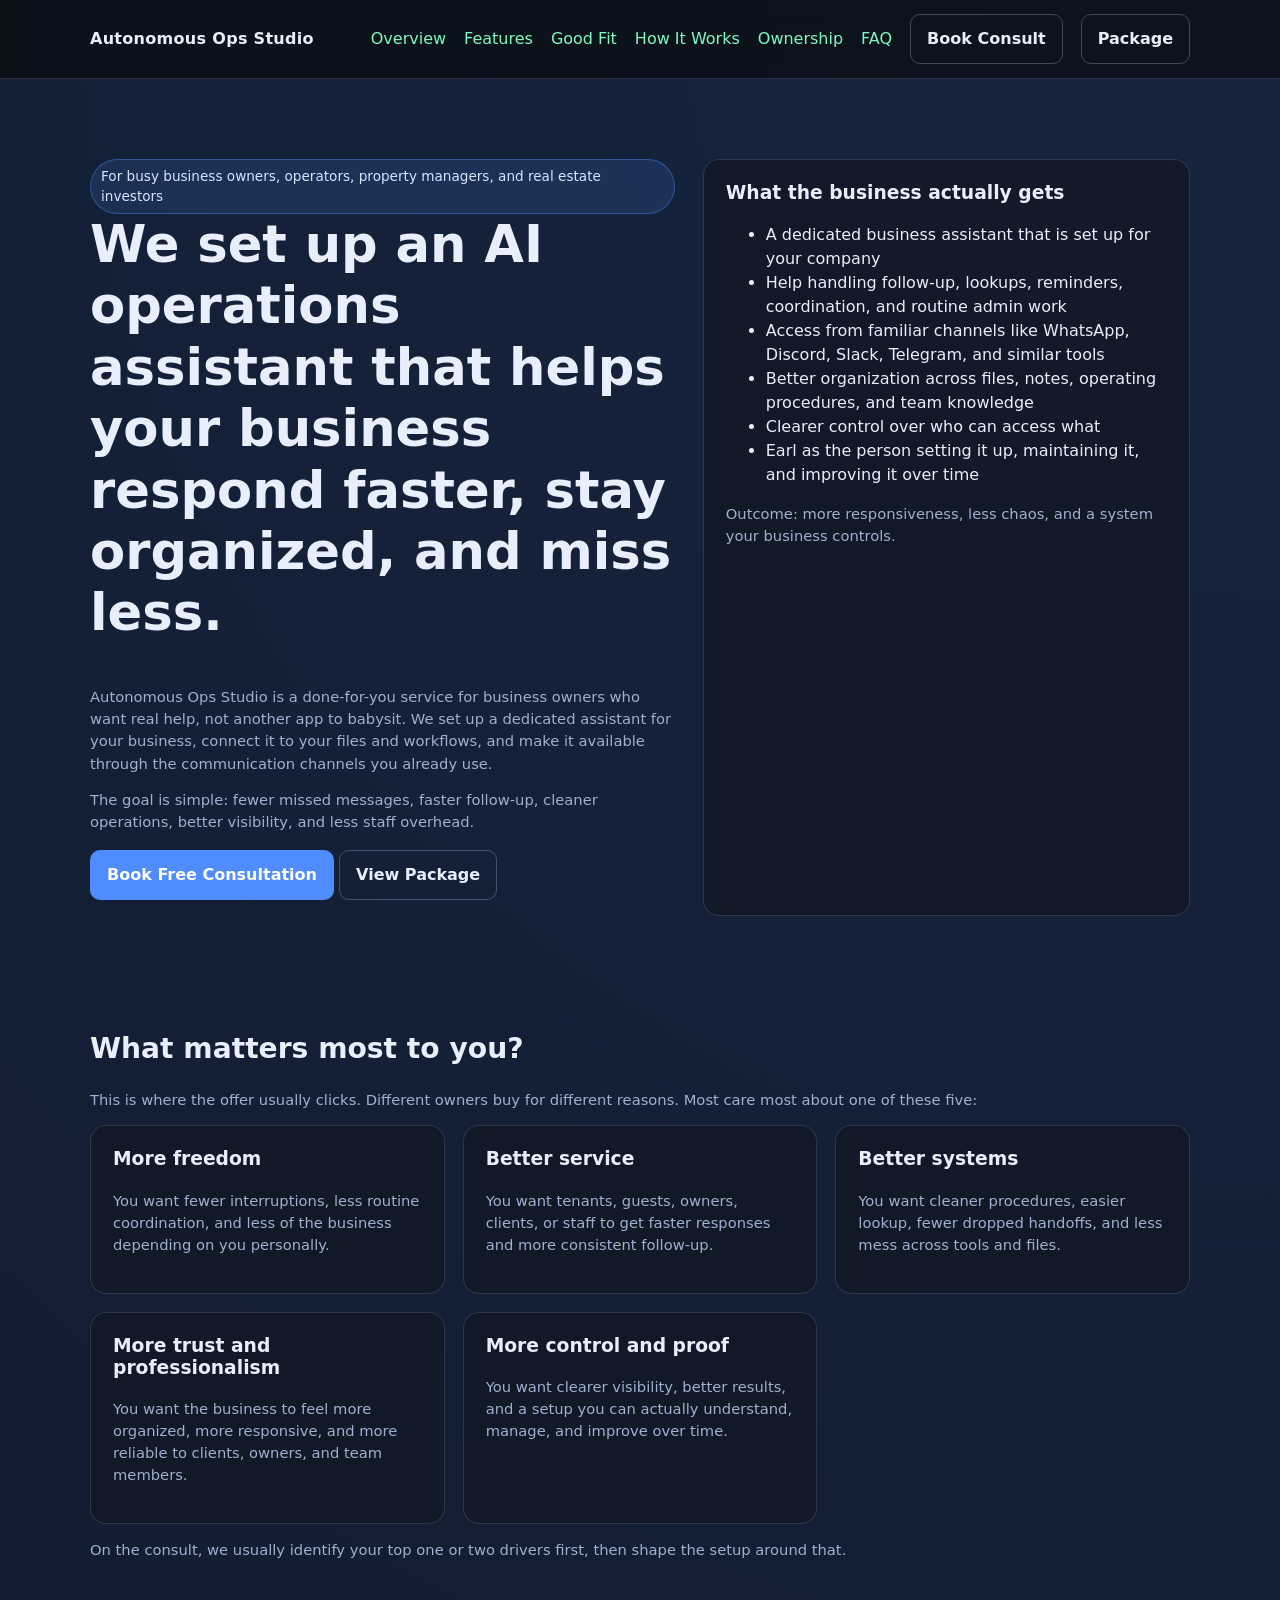
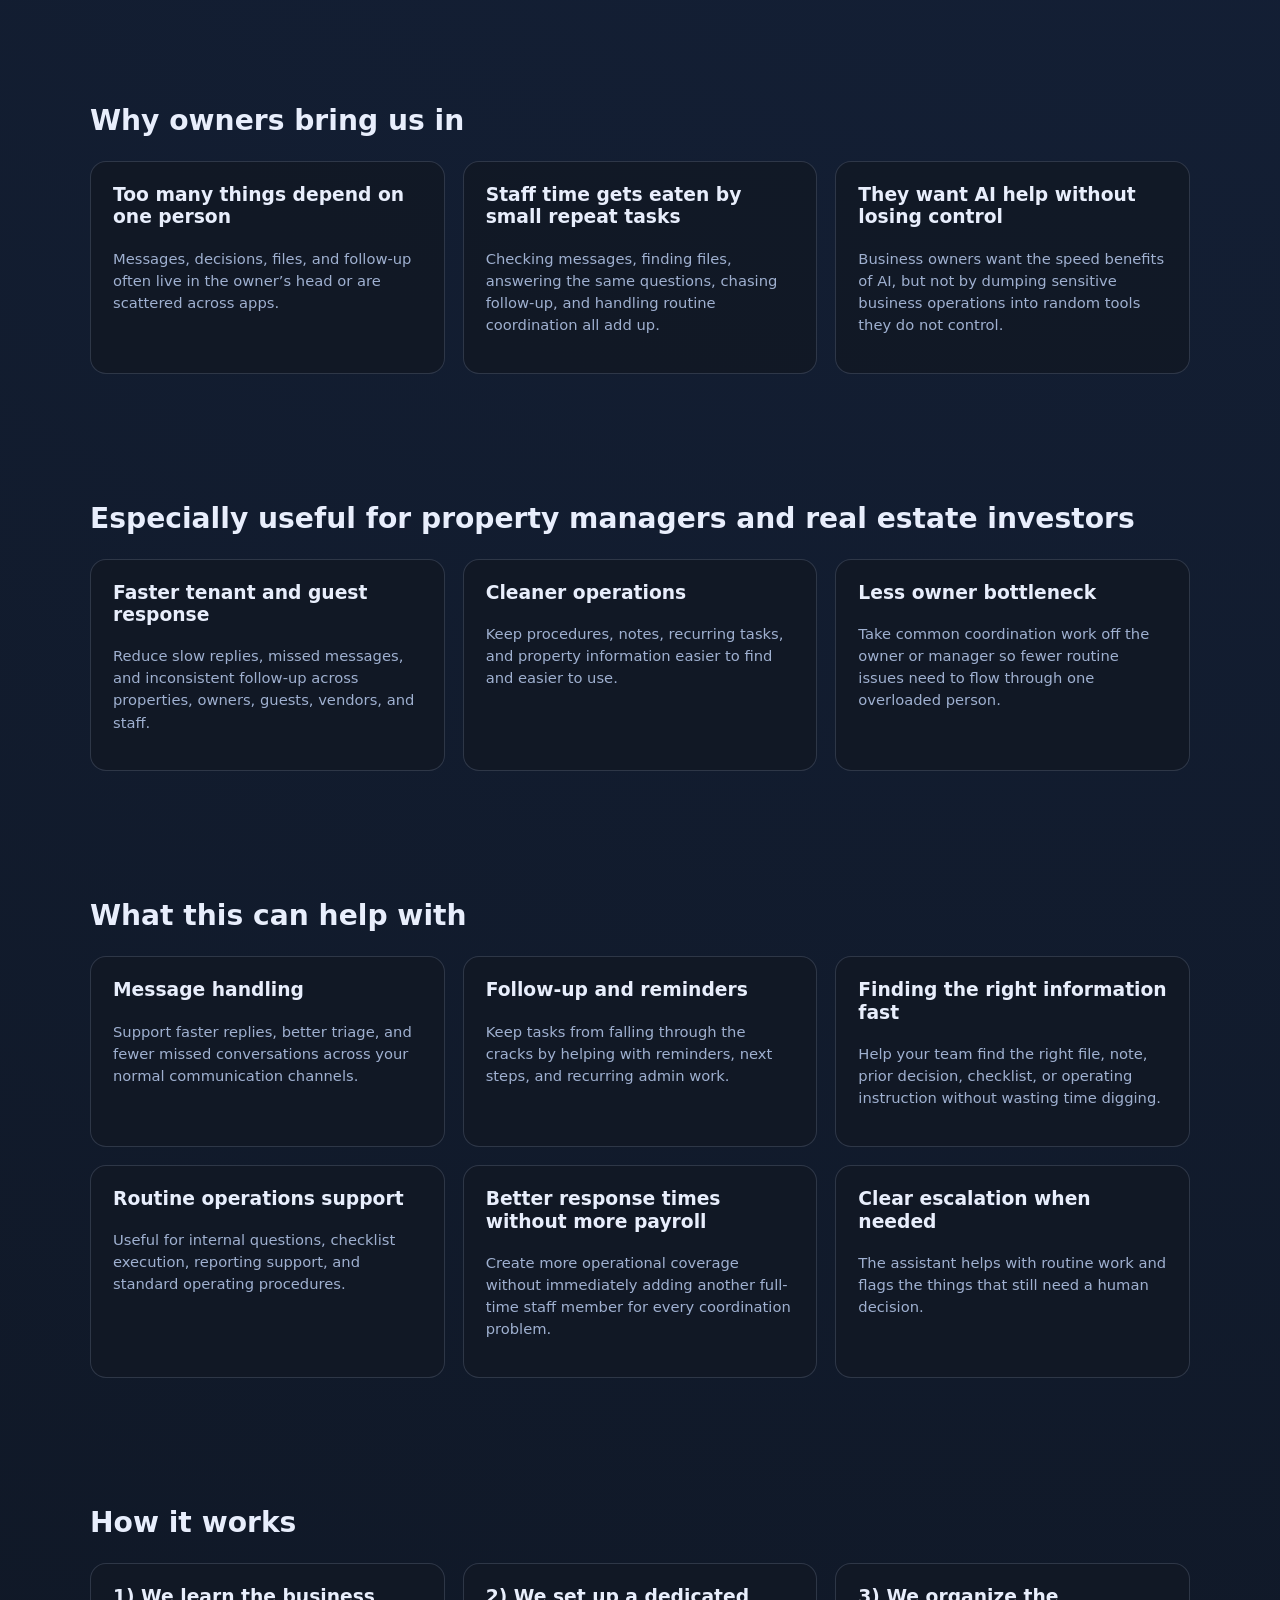
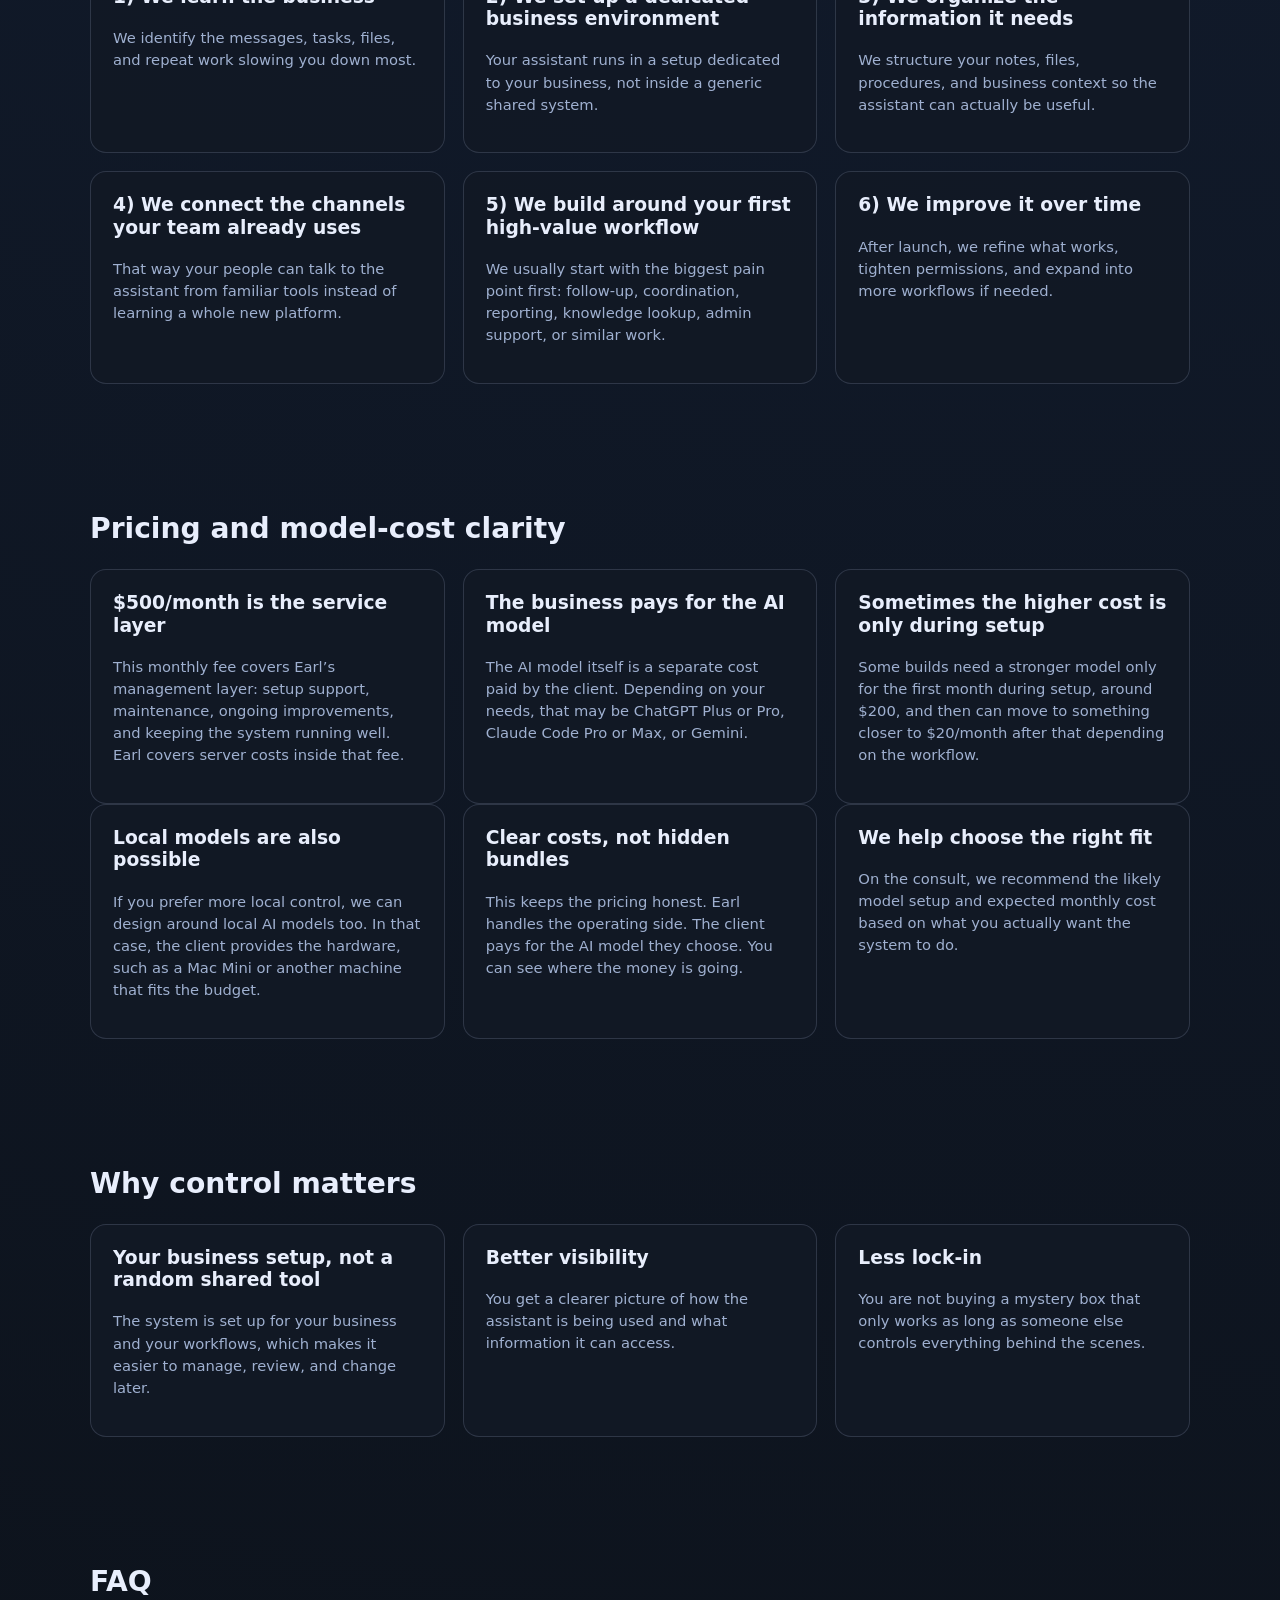
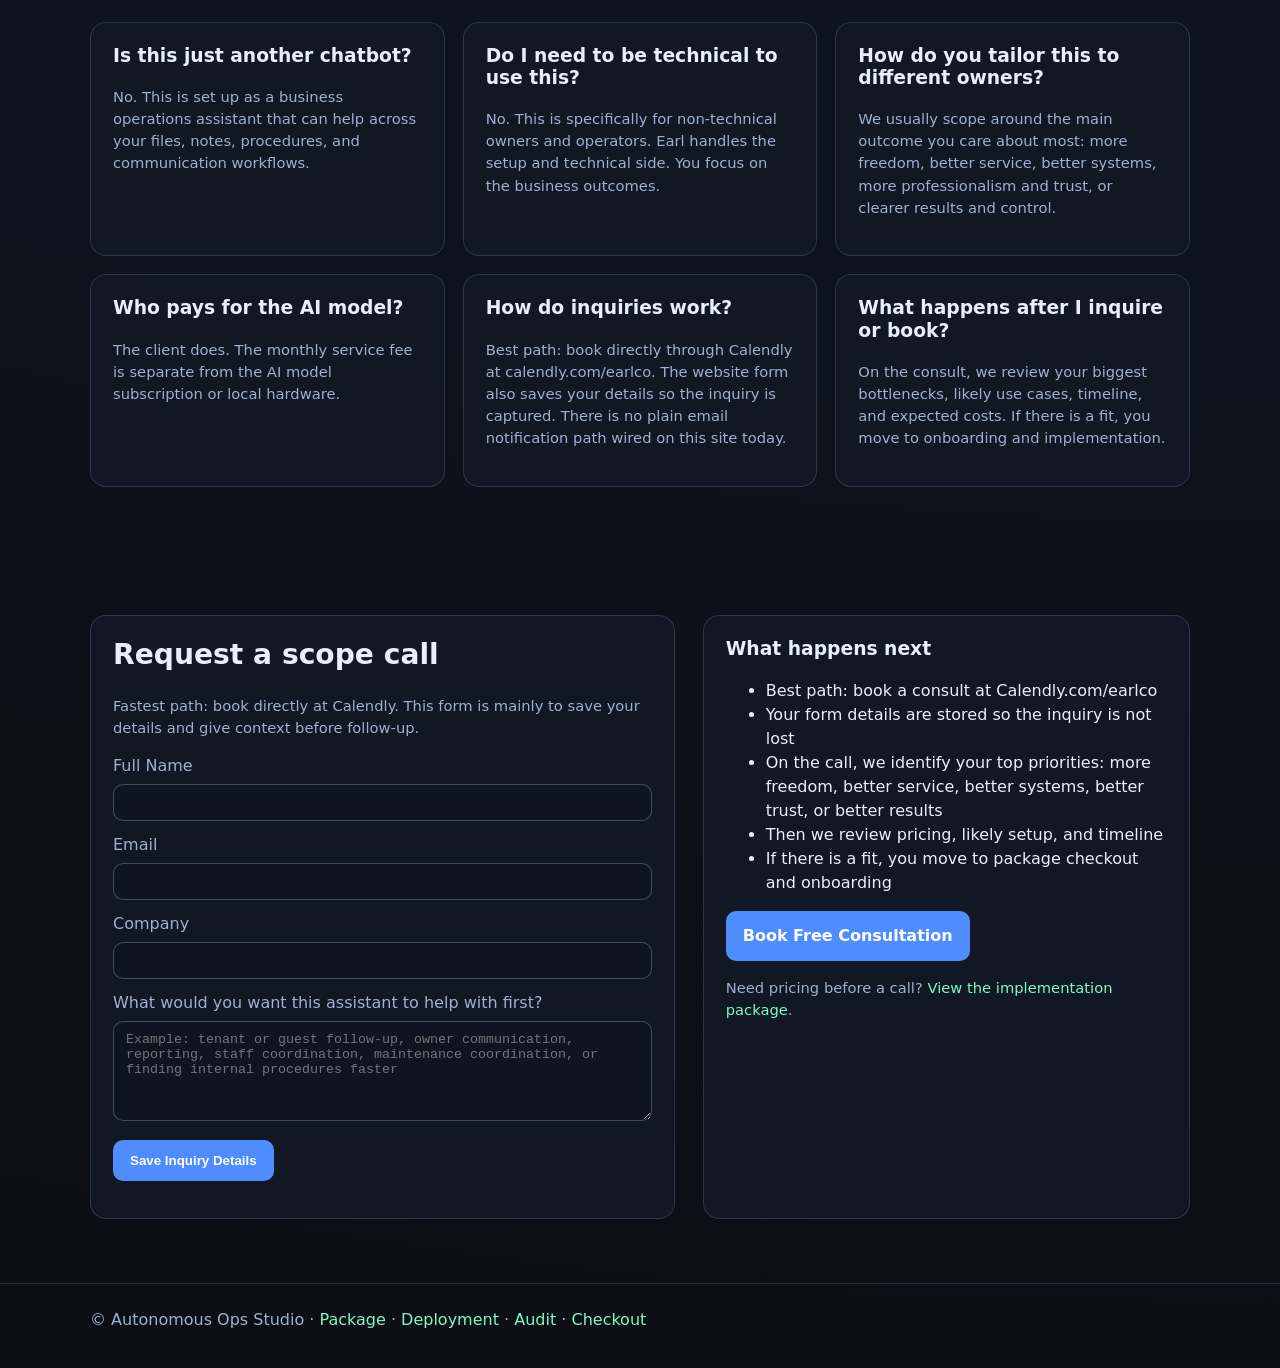
<file: index.html>
<!doctype html>
<html lang="en">
<head>
  <meta charset="UTF-8" />
  <meta name="viewport" content="width=device-width, initial-scale=1.0" />
  <title>Autonomous Ops Studio | An AI Operations Assistant Your Business Controls</title>
  <link rel="stylesheet" href="./css/styles.css" />
</head>
<body>
  <header>
    <div class="container nav">
      <div class="brand">Autonomous Ops Studio</div>
      <div class="nav-links">
        <a href="#overview">Overview</a>
        <a href="#features">Features</a>
        <a href="#fit">Good Fit</a>
        <a href="#deployment">How It Works</a>
        <a href="./deployment.html">Ownership</a>
        <a href="#faq">FAQ</a>
        <a class="btn secondary" data-calendly-btn="true" href="#intake">Book Consult</a>
        <a class="btn secondary" href="./package.html">Package</a>
      </div>
    </div>
  </header>

  <main>
    <section class="hero" id="overview">
      <div class="container hero-grid">
        <div>
          <span class="badge">For busy business owners, operators, property managers, and real estate investors</span>
          <h1>We set up an AI operations assistant that helps your business respond faster, stay organized, and miss less.</h1>
          <p class="small">
            Autonomous Ops Studio is a done-for-you service for business owners who want real help, not another app to babysit.
            We set up a dedicated assistant for your business, connect it to your files and workflows, and make it available
            through the communication channels you already use.
          </p>
          <p class="small">
            The goal is simple: fewer missed messages, faster follow-up, cleaner operations, better visibility, and less staff overhead.
          </p>
          <p>
            <a class="btn primary" data-calendly-btn="true" href="#intake">Book Free Consultation</a>
            <a class="btn secondary" href="./package.html">View Package</a>
          </p>
        </div>
        <div class="card">
          <h3>What the business actually gets</h3>
          <ul>
            <li>A dedicated business assistant that is set up for your company</li>
            <li>Help handling follow-up, lookups, reminders, coordination, and routine admin work</li>
            <li>Access from familiar channels like WhatsApp, Discord, Slack, Telegram, and similar tools</li>
            <li>Better organization across files, notes, operating procedures, and team knowledge</li>
            <li>Clearer control over who can access what</li>
            <li>Earl as the person setting it up, maintaining it, and improving it over time</li>
          </ul>
          <p class="small">Outcome: more responsiveness, less chaos, and a system your business controls.</p>
        </div>
      </div>
    </section>

    <section class="section" id="fit">
      <div class="container">
        <h2>What matters most to you?</h2>
        <p class="small">This is where the offer usually clicks. Different owners buy for different reasons. Most care most about one of these five:</p>
        <div class="grid-3">
          <div class="card"><h3>More freedom</h3><p class="small">You want fewer interruptions, less routine coordination, and less of the business depending on you personally.</p></div>
          <div class="card"><h3>Better service</h3><p class="small">You want tenants, guests, owners, clients, or staff to get faster responses and more consistent follow-up.</p></div>
          <div class="card"><h3>Better systems</h3><p class="small">You want cleaner procedures, easier lookup, fewer dropped handoffs, and less mess across tools and files.</p></div>
          <div class="card"><h3>More trust and professionalism</h3><p class="small">You want the business to feel more organized, more responsive, and more reliable to clients, owners, and team members.</p></div>
          <div class="card"><h3>More control and proof</h3><p class="small">You want clearer visibility, better results, and a setup you can actually understand, manage, and improve over time.</p></div>
        </div>
        <p class="small">On the consult, we usually identify your top one or two drivers first, then shape the setup around that.</p>
      </div>
    </section>

    <section class="section">
      <div class="container">
        <h2>Why owners bring us in</h2>
        <div class="grid-3">
          <div class="card">
            <h3>Too many things depend on one person</h3>
            <p class="small">Messages, decisions, files, and follow-up often live in the owner’s head or are scattered across apps.</p>
          </div>
          <div class="card">
            <h3>Staff time gets eaten by small repeat tasks</h3>
            <p class="small">Checking messages, finding files, answering the same questions, chasing follow-up, and handling routine coordination all add up.</p>
          </div>
          <div class="card">
            <h3>They want AI help without losing control</h3>
            <p class="small">Business owners want the speed benefits of AI, but not by dumping sensitive business operations into random tools they do not control.</p>
          </div>
        </div>
      </div>
    </section>

    <section class="section">
      <div class="container">
        <h2>Especially useful for property managers and real estate investors</h2>
        <div class="grid-3">
          <div class="card"><h3>Faster tenant and guest response</h3><p class="small">Reduce slow replies, missed messages, and inconsistent follow-up across properties, owners, guests, vendors, and staff.</p></div>
          <div class="card"><h3>Cleaner operations</h3><p class="small">Keep procedures, notes, recurring tasks, and property information easier to find and easier to use.</p></div>
          <div class="card"><h3>Less owner bottleneck</h3><p class="small">Take common coordination work off the owner or manager so fewer routine issues need to flow through one overloaded person.</p></div>
        </div>
      </div>
    </section>

    <section class="section" id="features">
      <div class="container">
        <h2>What this can help with</h2>
        <div class="grid-3">
          <div class="card"><h3>Message handling</h3><p class="small">Support faster replies, better triage, and fewer missed conversations across your normal communication channels.</p></div>
          <div class="card"><h3>Follow-up and reminders</h3><p class="small">Keep tasks from falling through the cracks by helping with reminders, next steps, and recurring admin work.</p></div>
          <div class="card"><h3>Finding the right information fast</h3><p class="small">Help your team find the right file, note, prior decision, checklist, or operating instruction without wasting time digging.</p></div>
          <div class="card"><h3>Routine operations support</h3><p class="small">Useful for internal questions, checklist execution, reporting support, and standard operating procedures.</p></div>
          <div class="card"><h3>Better response times without more payroll</h3><p class="small">Create more operational coverage without immediately adding another full-time staff member for every coordination problem.</p></div>
          <div class="card"><h3>Clear escalation when needed</h3><p class="small">The assistant helps with routine work and flags the things that still need a human decision.</p></div>
        </div>
      </div>
    </section>

    <section class="section" id="deployment">
      <div class="container">
        <h2>How it works</h2>
        <div class="grid-3">
          <div class="card"><h3>1) We learn the business</h3><p class="small">We identify the messages, tasks, files, and repeat work slowing you down most.</p></div>
          <div class="card"><h3>2) We set up a dedicated business environment</h3><p class="small">Your assistant runs in a setup dedicated to your business, not inside a generic shared system.</p></div>
          <div class="card"><h3>3) We organize the information it needs</h3><p class="small">We structure your notes, files, procedures, and business context so the assistant can actually be useful.</p></div>
          <div class="card"><h3>4) We connect the channels your team already uses</h3><p class="small">That way your people can talk to the assistant from familiar tools instead of learning a whole new platform.</p></div>
          <div class="card"><h3>5) We build around your first high-value workflow</h3><p class="small">We usually start with the biggest pain point first: follow-up, coordination, reporting, knowledge lookup, admin support, or similar work.</p></div>
          <div class="card"><h3>6) We improve it over time</h3><p class="small">After launch, we refine what works, tighten permissions, and expand into more workflows if needed.</p></div>
        </div>
      </div>
    </section>

    <section class="section">
      <div class="container">
        <h2>Pricing and model-cost clarity</h2>
        <div class="grid-3">
          <div class="card"><h3>$500/month is the service layer</h3><p class="small">This monthly fee covers Earl’s management layer: setup support, maintenance, ongoing improvements, and keeping the system running well. Earl covers server costs inside that fee.</p></div>
          <div class="card"><h3>The business pays for the AI model</h3><p class="small">The AI model itself is a separate cost paid by the client. Depending on your needs, that may be ChatGPT Plus or Pro, Claude Code Pro or Max, or Gemini.</p></div>
          <div class="card"><h3>Sometimes the higher cost is only during setup</h3><p class="small">Some builds need a stronger model only for the first month during setup, around $200, and then can move to something closer to $20/month after that depending on the workflow.</p></div>
        </div>
        <div class="grid-3">
          <div class="card"><h3>Local models are also possible</h3><p class="small">If you prefer more local control, we can design around local AI models too. In that case, the client provides the hardware, such as a Mac Mini or another machine that fits the budget.</p></div>
          <div class="card"><h3>Clear costs, not hidden bundles</h3><p class="small">This keeps the pricing honest. Earl handles the operating side. The client pays for the AI model they choose. You can see where the money is going.</p></div>
          <div class="card"><h3>We help choose the right fit</h3><p class="small">On the consult, we recommend the likely model setup and expected monthly cost based on what you actually want the system to do.</p></div>
        </div>
      </div>
    </section>

    <section class="section">
      <div class="container">
        <h2>Why control matters</h2>
        <div class="grid-3">
          <div class="card"><h3>Your business setup, not a random shared tool</h3><p class="small">The system is set up for your business and your workflows, which makes it easier to manage, review, and change later.</p></div>
          <div class="card"><h3>Better visibility</h3><p class="small">You get a clearer picture of how the assistant is being used and what information it can access.</p></div>
          <div class="card"><h3>Less lock-in</h3><p class="small">You are not buying a mystery box that only works as long as someone else controls everything behind the scenes.</p></div>
        </div>
      </div>
    </section>

    <section class="section" id="faq">
      <div class="container">
        <h2>FAQ</h2>
        <div class="grid-3">
          <div class="card">
            <h3>Is this just another chatbot?</h3>
            <p class="small">No. This is set up as a business operations assistant that can help across your files, notes, procedures, and communication workflows.</p>
          </div>
          <div class="card">
            <h3>Do I need to be technical to use this?</h3>
            <p class="small">No. This is specifically for non-technical owners and operators. Earl handles the setup and technical side. You focus on the business outcomes.</p>
          </div>
          <div class="card">
            <h3>How do you tailor this to different owners?</h3>
            <p class="small">We usually scope around the main outcome you care about most: more freedom, better service, better systems, more professionalism and trust, or clearer results and control.</p>
          </div>
          <div class="card">
            <h3>Who pays for the AI model?</h3>
            <p class="small">The client does. The monthly service fee is separate from the AI model subscription or local hardware.</p>
          </div>
          <div class="card">
            <h3>How do inquiries work?</h3>
            <p class="small">Best path: book directly through Calendly at calendly.com/earlco. The website form also saves your details so the inquiry is captured. There is no plain email notification path wired on this site today.</p>
          </div>
          <div class="card">
            <h3>What happens after I inquire or book?</h3>
            <p class="small">On the consult, we review your biggest bottlenecks, likely use cases, timeline, and expected costs. If there is a fit, you move to onboarding and implementation.</p>
          </div>
        </div>
      </div>
    </section>

    <section class="section" id="intake">
      <div class="container hero-grid">
        <div class="card">
          <h2>Request a scope call</h2>
          <p class="small">Fastest path: book directly at Calendly. This form is mainly to save your details and give context before follow-up.</p>
          <form id="lead-form">
            <div class="field"><label>Full Name</label><input class="input" name="name" required /></div>
            <div class="field"><label>Email</label><input class="input" type="email" name="email" required /></div>
            <div class="field"><label>Company</label><input class="input" name="company" /></div>
            <div class="field"><label>What would you want this assistant to help with first?</label><textarea name="notes" placeholder="Example: tenant or guest follow-up, owner communication, reporting, staff coordination, maintenance coordination, or finding internal procedures faster"></textarea></div>
            <button class="btn primary" type="submit">Save Inquiry Details</button>
            <p class="small" id="lead-status"></p>
          </form>
        </div>
        <div class="card">
          <h3>What happens next</h3>
          <ul>
            <li>Best path: book a consult at Calendly.com/earlco</li>
            <li>Your form details are stored so the inquiry is not lost</li>
            <li>On the call, we identify your top priorities: more freedom, better service, better systems, better trust, or better results</li>
            <li>Then we review pricing, likely setup, and timeline</li>
            <li>If there is a fit, you move to package checkout and onboarding</li>
          </ul>
          <p><a class="btn primary" data-calendly-btn="true" href="#intake">Book Free Consultation</a></p>
          <p class="small">Need pricing before a call? <a href="./package.html">View the implementation package</a>.</p>
        </div>
      </div>
    </section>
  </main>

  <footer>
    <div class="container">© Autonomous Ops Studio · <a href="./package.html">Package</a> · <a href="./deployment.html">Deployment</a> · <a href="./audit.html">Audit</a> · <a href="./checkout.html">Checkout</a></div>
  </footer>

  <script src="./js/config.js"></script>
  <script src="./js/main.js"></script>
</body>
</html>
</file>
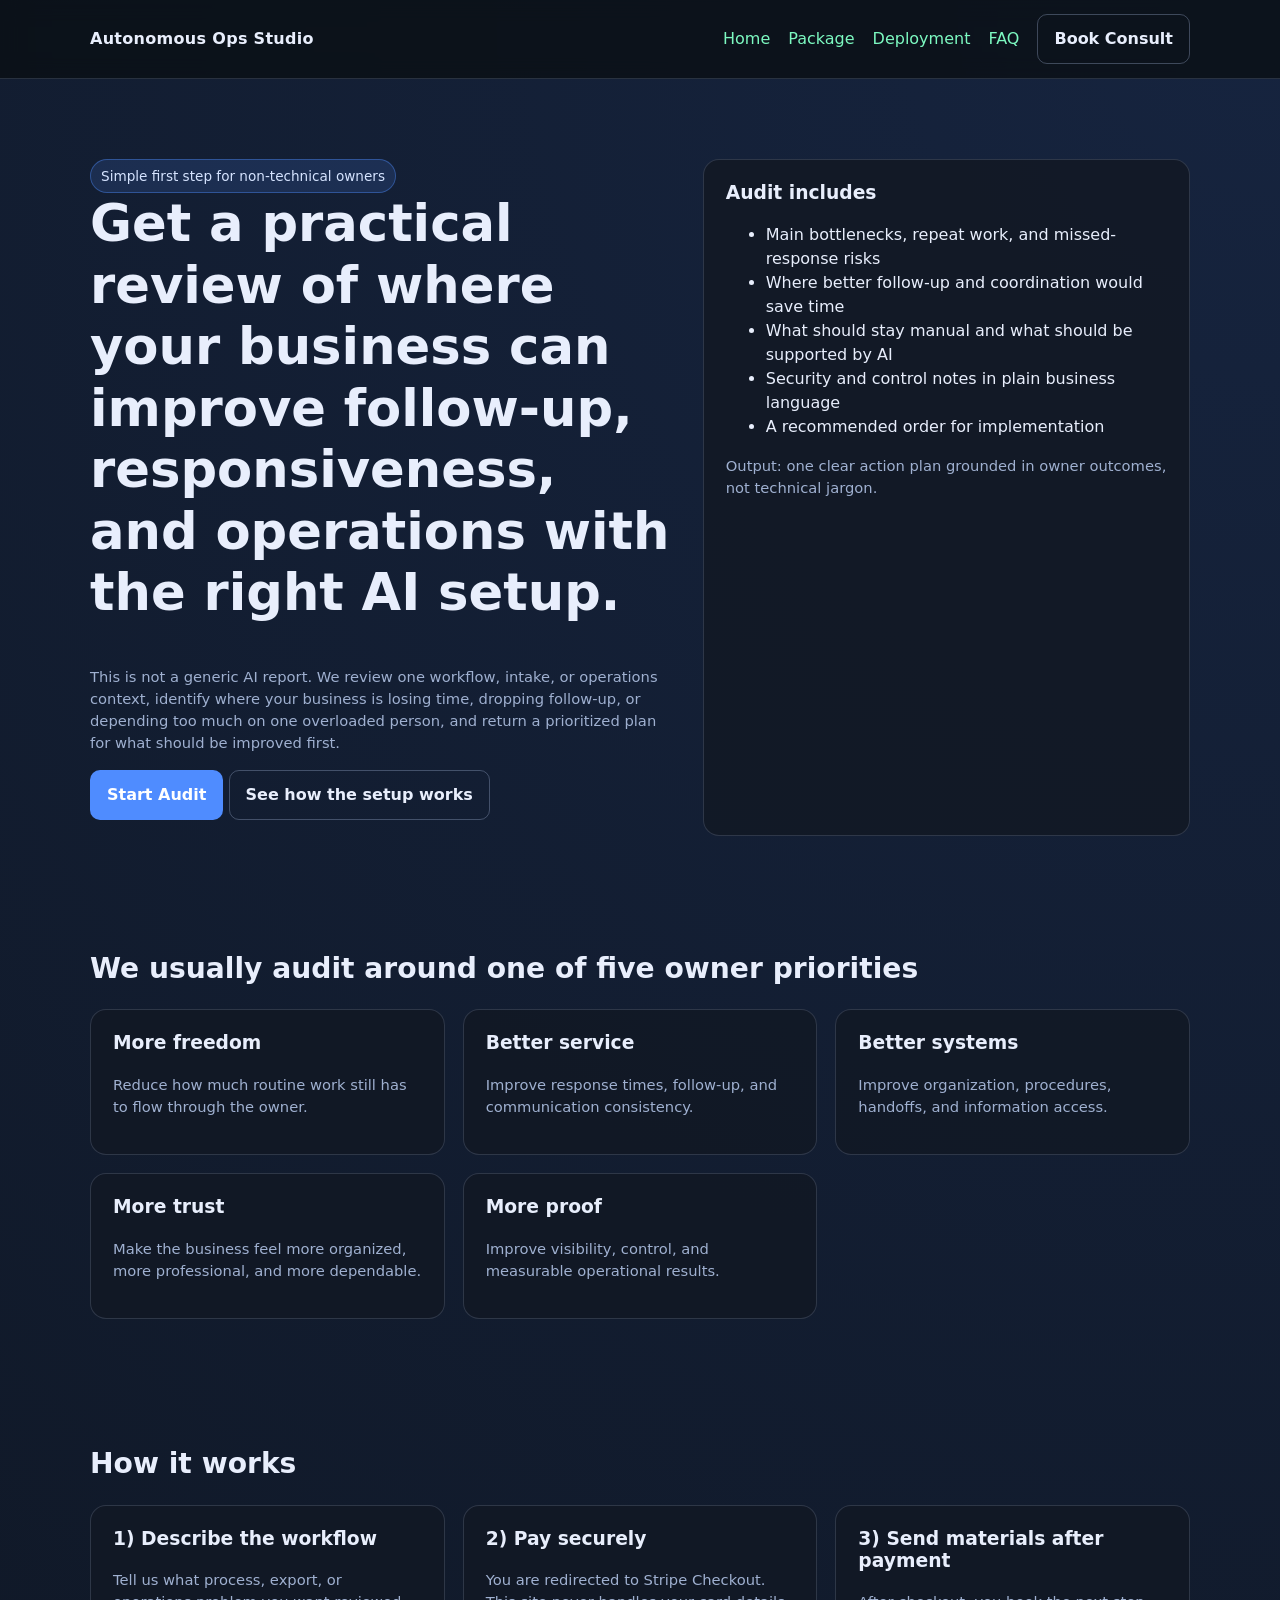
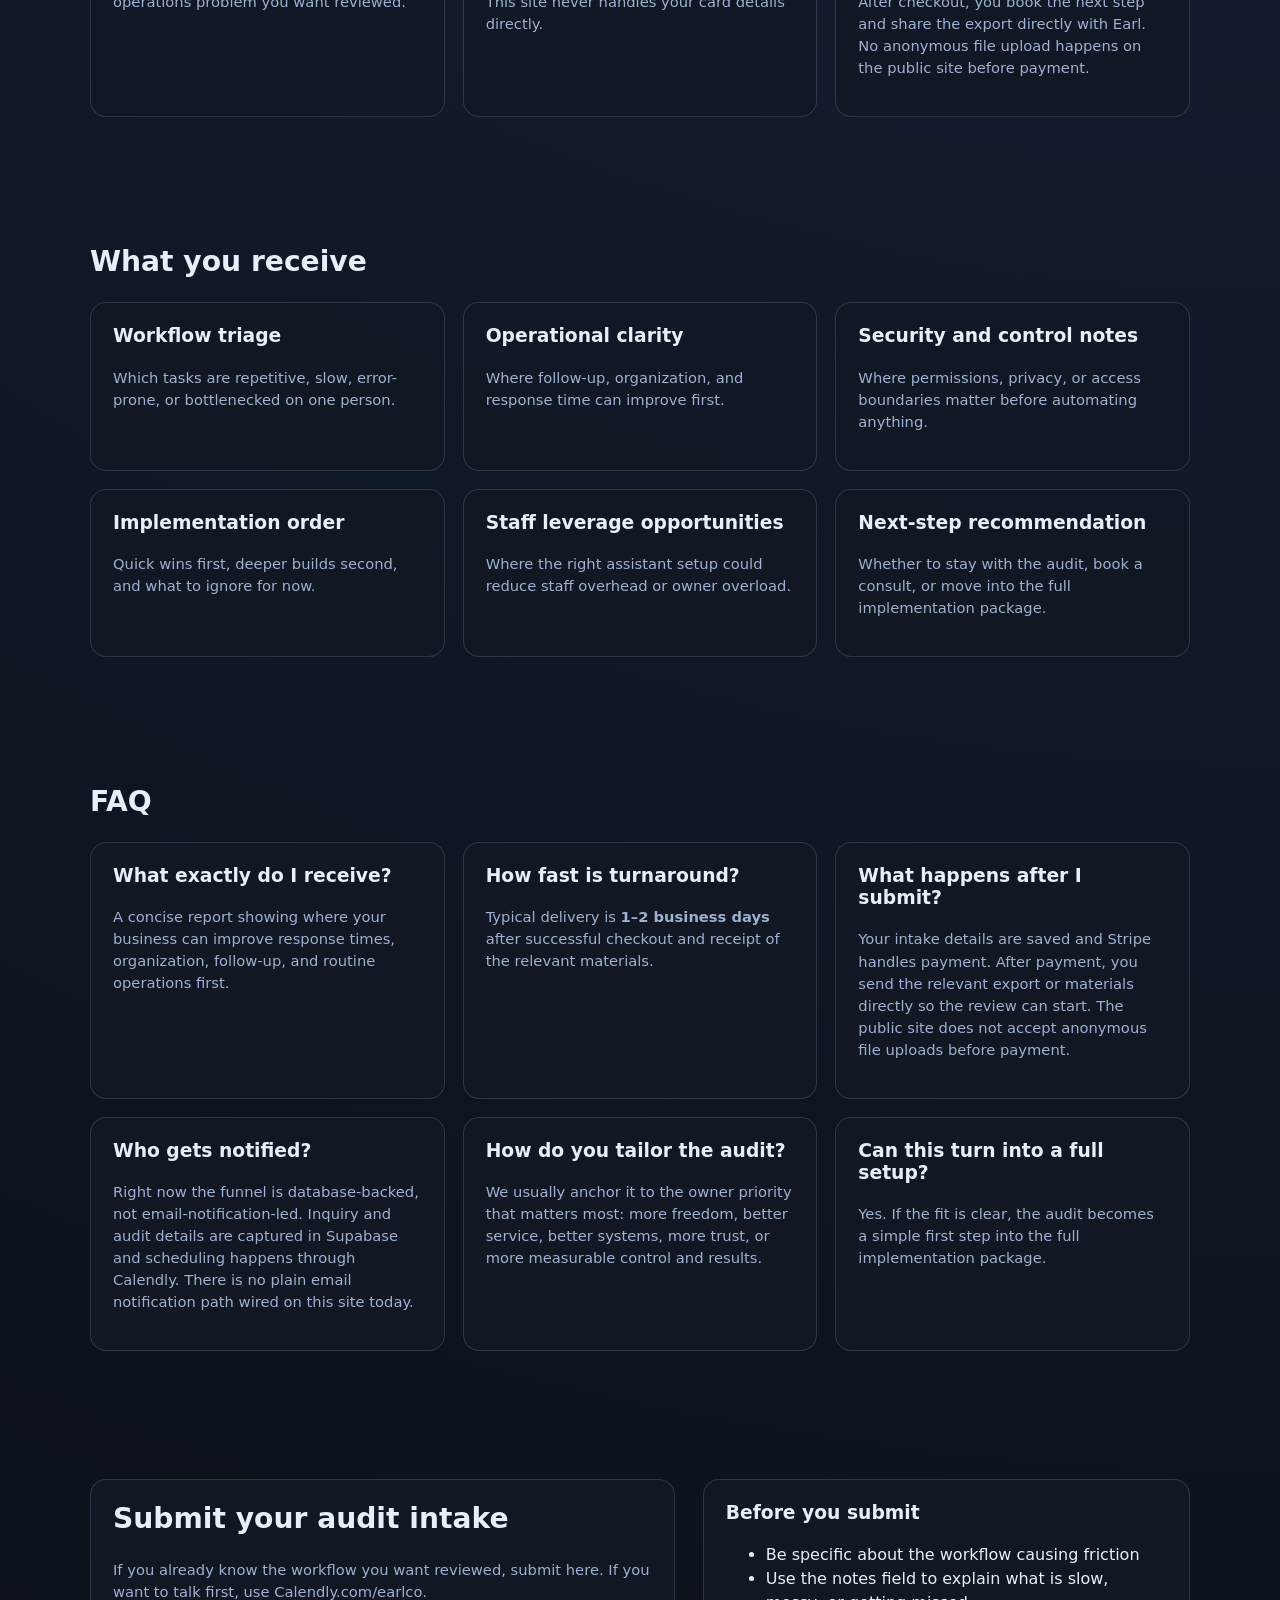
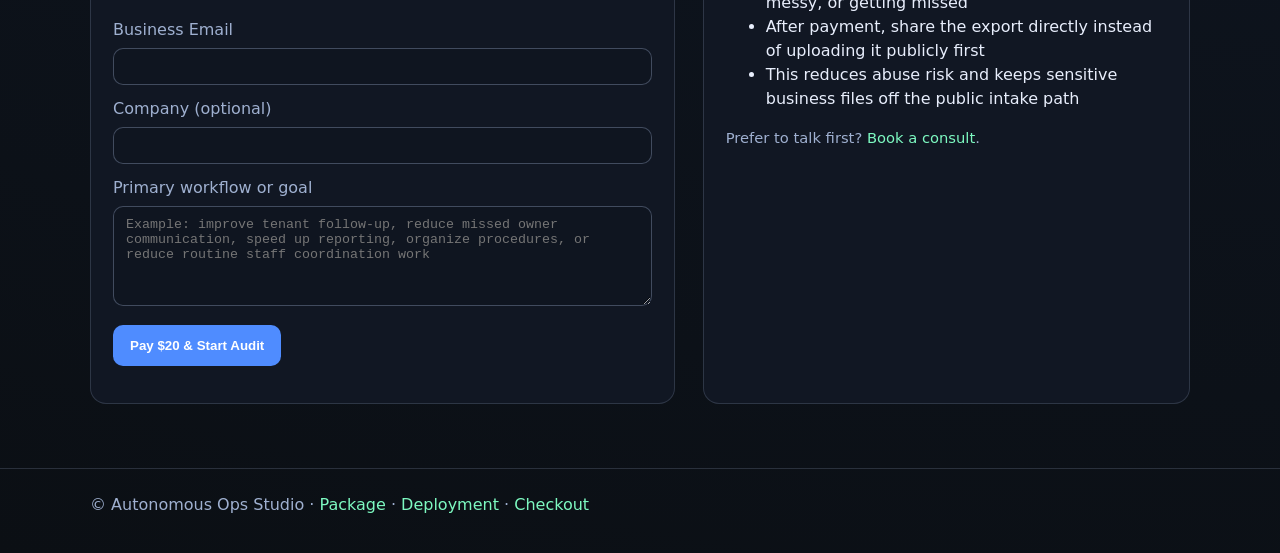
<file: audit.html>
<!doctype html>
<html lang="en">
<head>
  <meta charset="UTF-8" />
  <meta name="viewport" content="width=device-width, initial-scale=1.0" />
  <title>Ops Ownership Audit | Autonomous Ops Studio</title>
  <link rel="stylesheet" href="./css/styles.css" />
</head>
<body>
  <header>
    <div class="container nav">
      <div class="brand">Autonomous Ops Studio</div>
      <div class="nav-links">
        <a href="./index.html">Home</a>
        <a href="./package.html">Package</a>
        <a href="./deployment.html">Deployment</a>
        <a href="#faq">FAQ</a>
        <a class="btn secondary" data-calendly-btn="true" href="#audit-intake">Book Consult</a>
      </div>
    </div>
  </header>

  <main>
    <section class="hero" id="overview">
      <div class="container hero-grid">
        <div>
          <span class="badge">Simple first step for non-technical owners</span>
          <h1>Get a practical review of where your business can improve follow-up, responsiveness, and operations with the right AI setup.</h1>
          <p class="small">
            This is not a generic AI report. We review one workflow, intake, or operations context,
            identify where your business is losing time, dropping follow-up, or depending too much on one overloaded person,
            and return a prioritized plan for what should be improved first.
          </p>
          <p>
            <a class="btn primary" href="#audit-intake">Start Audit</a>
            <a class="btn secondary" href="./deployment.html">See how the setup works</a>
          </p>
        </div>
        <div class="card">
          <h3>Audit includes</h3>
          <ul>
            <li>Main bottlenecks, repeat work, and missed-response risks</li>
            <li>Where better follow-up and coordination would save time</li>
            <li>What should stay manual and what should be supported by AI</li>
            <li>Security and control notes in plain business language</li>
            <li>A recommended order for implementation</li>
          </ul>
          <p class="small">Output: one clear action plan grounded in owner outcomes, not technical jargon.</p>
        </div>
      </div>
    </section>

    <section class="section" id="why-this-audit">
      <div class="container">
        <h2>We usually audit around one of five owner priorities</h2>
        <div class="grid-3">
          <div class="card"><h3>More freedom</h3><p class="small">Reduce how much routine work still has to flow through the owner.</p></div>
          <div class="card"><h3>Better service</h3><p class="small">Improve response times, follow-up, and communication consistency.</p></div>
          <div class="card"><h3>Better systems</h3><p class="small">Improve organization, procedures, handoffs, and information access.</p></div>
          <div class="card"><h3>More trust</h3><p class="small">Make the business feel more organized, more professional, and more dependable.</p></div>
          <div class="card"><h3>More proof</h3><p class="small">Improve visibility, control, and measurable operational results.</p></div>
        </div>
      </div>
    </section>

    <section class="section" id="flow">
      <div class="container">
        <h2>How it works</h2>
        <div class="grid-3">
          <div class="card">
            <h3>1) Describe the workflow</h3>
            <p class="small">Tell us what process, export, or operations problem you want reviewed.</p>
          </div>
          <div class="card">
            <h3>2) Pay securely</h3>
            <p class="small">You are redirected to Stripe Checkout. This site never handles your card details directly.</p>
          </div>
          <div class="card">
            <h3>3) Send materials after payment</h3>
            <p class="small">After checkout, you book the next step and share the export directly with Earl. No anonymous file upload happens on the public site before payment.</p>
          </div>
        </div>
      </div>
    </section>

    <section class="section" id="deliverables">
      <div class="container">
        <h2>What you receive</h2>
        <div class="grid-3">
          <div class="card"><h3>Workflow triage</h3><p class="small">Which tasks are repetitive, slow, error-prone, or bottlenecked on one person.</p></div>
          <div class="card"><h3>Operational clarity</h3><p class="small">Where follow-up, organization, and response time can improve first.</p></div>
          <div class="card"><h3>Security and control notes</h3><p class="small">Where permissions, privacy, or access boundaries matter before automating anything.</p></div>
          <div class="card"><h3>Implementation order</h3><p class="small">Quick wins first, deeper builds second, and what to ignore for now.</p></div>
          <div class="card"><h3>Staff leverage opportunities</h3><p class="small">Where the right assistant setup could reduce staff overhead or owner overload.</p></div>
          <div class="card"><h3>Next-step recommendation</h3><p class="small">Whether to stay with the audit, book a consult, or move into the full implementation package.</p></div>
        </div>
      </div>
    </section>

    <section class="section" id="faq">
      <div class="container">
        <h2>FAQ</h2>
        <div class="grid-3">
          <div class="card">
            <h3>What exactly do I receive?</h3>
            <p class="small">A concise report showing where your business can improve response times, organization, follow-up, and routine operations first.</p>
          </div>
          <div class="card">
            <h3>How fast is turnaround?</h3>
            <p class="small">Typical delivery is <strong>1–2 business days</strong> after successful checkout and receipt of the relevant materials.</p>
          </div>
          <div class="card">
            <h3>What happens after I submit?</h3>
            <p class="small">Your intake details are saved and Stripe handles payment. After payment, you send the relevant export or materials directly so the review can start. The public site does not accept anonymous file uploads before payment.</p>
          </div>
          <div class="card">
            <h3>Who gets notified?</h3>
            <p class="small">Right now the funnel is database-backed, not email-notification-led. Inquiry and audit details are captured in Supabase and scheduling happens through Calendly. There is no plain email notification path wired on this site today.</p>
          </div>
          <div class="card">
            <h3>How do you tailor the audit?</h3>
            <p class="small">We usually anchor it to the owner priority that matters most: more freedom, better service, better systems, more trust, or more measurable control and results.</p>
          </div>
          <div class="card">
            <h3>Can this turn into a full setup?</h3>
            <p class="small">Yes. If the fit is clear, the audit becomes a simple first step into the full implementation package.</p>
          </div>
        </div>
      </div>
    </section>

    <section class="section" id="audit-intake">
      <div class="container hero-grid">
        <div class="card">
          <h2>Submit your audit intake</h2>
          <p class="small">If you already know the workflow you want reviewed, submit here. If you want to talk first, use Calendly.com/earlco.</p>
          <form id="audit-upload-form">
            <div class="field"><label>Business Email</label><input class="input" type="email" name="email" required /></div>
            <div class="field"><label>Company (optional)</label><input class="input" name="company" /></div>
            <div class="field"><label>Primary workflow or goal</label><textarea name="notes" placeholder="Example: improve tenant follow-up, reduce missed owner communication, speed up reporting, organize procedures, or reduce routine staff coordination work" required></textarea></div>
            <button class="btn primary" type="submit">Pay $20 & Start Audit</button>
            <p class="small" id="audit-status"></p>
          </form>
        </div>
        <div class="card">
          <h3>Before you submit</h3>
          <ul>
            <li>Be specific about the workflow causing friction</li>
            <li>Use the notes field to explain what is slow, messy, or getting missed</li>
            <li>After payment, share the export directly instead of uploading it publicly first</li>
            <li>This reduces abuse risk and keeps sensitive business files off the public intake path</li>
          </ul>
          <p class="small">Prefer to talk first? <a data-calendly-btn="true" href="#">Book a consult</a>.</p>
        </div>
      </div>
    </section>
  </main>

  <footer>
    <div class="container">© Autonomous Ops Studio · <a href="./package.html">Package</a> · <a href="./deployment.html">Deployment</a> · <a href="./checkout.html">Checkout</a></div>
  </footer>

  <script src="./js/config.js"></script>
  <script src="./js/main.js"></script>
</body>
</html>
</file>
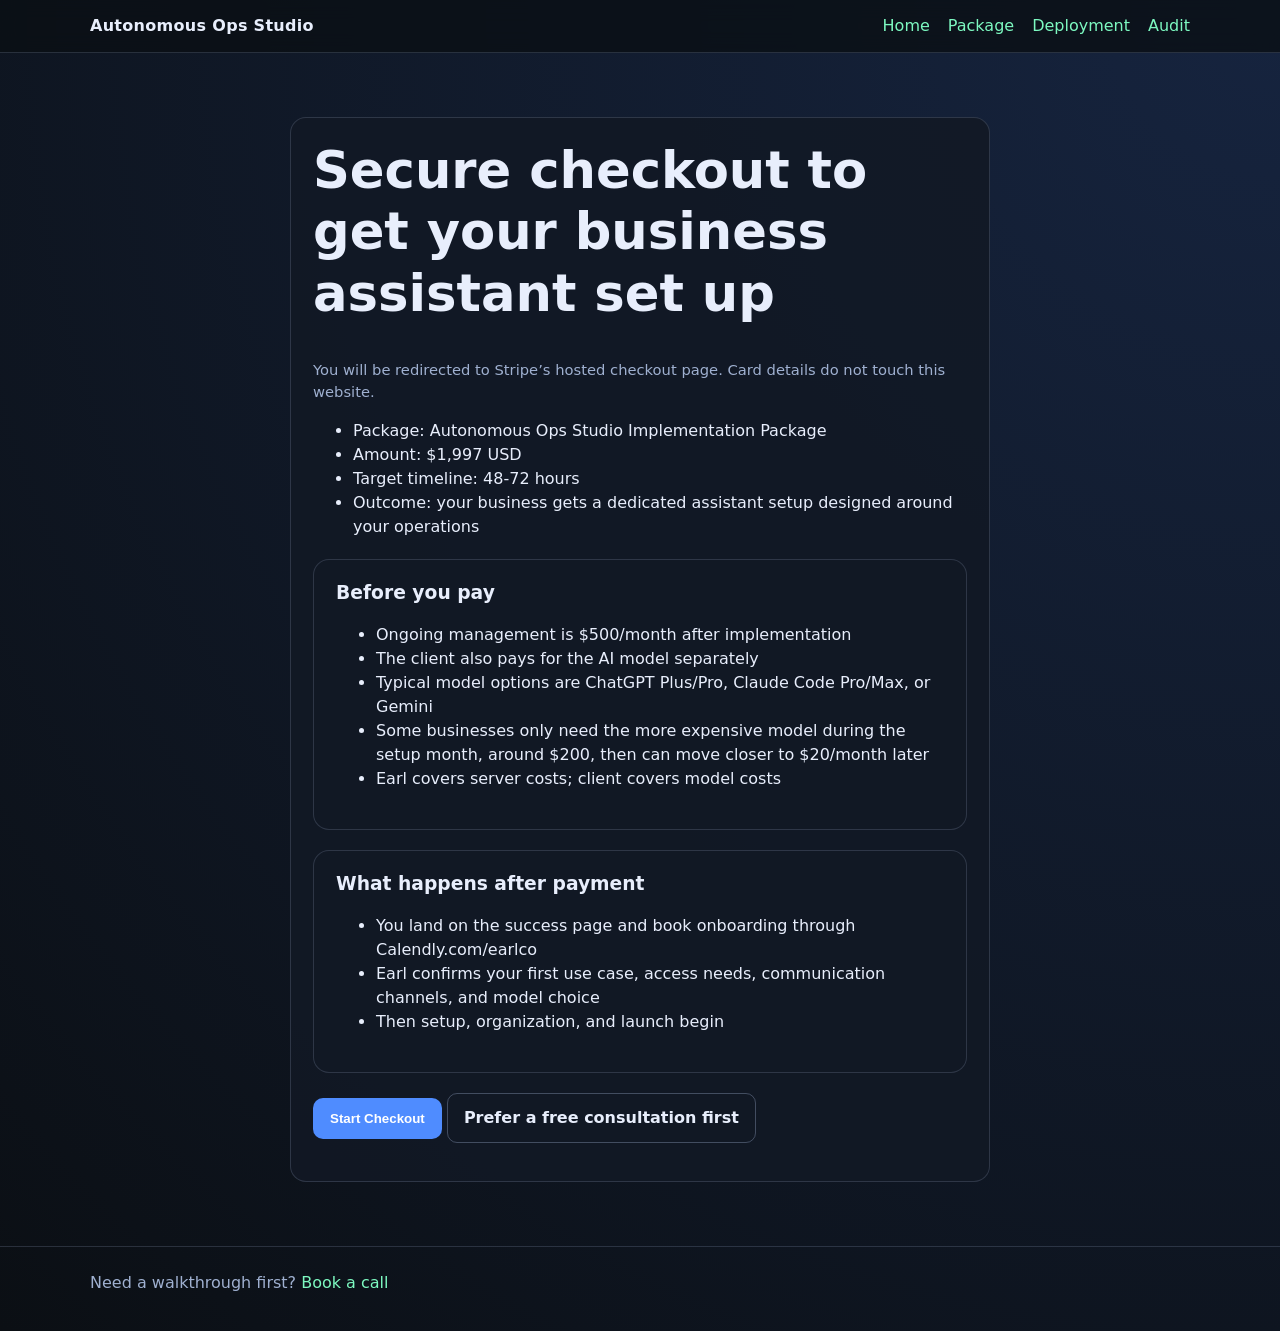
<file: checkout.html>
<!doctype html>
<html lang="en">
<head>
  <meta charset="UTF-8" />
  <meta name="viewport" content="width=device-width, initial-scale=1.0" />
  <title>Checkout Start | Autonomous Ops Studio</title>
  <link rel="stylesheet" href="./css/styles.css" />
</head>
<body>
<header>
  <div class="container nav">
    <div class="brand">Autonomous Ops Studio</div>
    <div class="nav-links">
      <a href="./index.html">Home</a>
      <a href="./package.html">Package</a>
      <a href="./deployment.html">Deployment</a>
      <a href="./audit.html">Audit</a>
    </div>
  </div>
</header>

<main class="section">
  <div class="container">
    <div class="card" style="max-width:700px;margin:0 auto;">
      <h1>Secure checkout to get your business assistant set up</h1>
      <p class="small">You will be redirected to Stripe’s hosted checkout page. Card details do not touch this website.</p>
      <ul>
        <li>Package: Autonomous Ops Studio Implementation Package</li>
        <li>Amount: $1,997 USD</li>
        <li>Target timeline: 48-72 hours</li>
        <li>Outcome: your business gets a dedicated assistant setup designed around your operations</li>
      </ul>
      <div class="card" style="margin: 20px 0;">
        <h3>Before you pay</h3>
        <ul>
          <li>Ongoing management is $500/month after implementation</li>
          <li>The client also pays for the AI model separately</li>
          <li>Typical model options are ChatGPT Plus/Pro, Claude Code Pro/Max, or Gemini</li>
          <li>Some businesses only need the more expensive model during the setup month, around $200, then can move closer to $20/month later</li>
          <li>Earl covers server costs; client covers model costs</li>
        </ul>
      </div>
      <div class="card" style="margin: 20px 0;">
        <h3>What happens after payment</h3>
        <ul>
          <li>You land on the success page and book onboarding through Calendly.com/earlco</li>
          <li>Earl confirms your first use case, access needs, communication channels, and model choice</li>
          <li>Then setup, organization, and launch begin</li>
        </ul>
      </div>
      <p>
        <button class="btn primary" id="start-checkout">Start Checkout</button>
        <a class="btn secondary" data-calendly-btn="true" href="#">Prefer a free consultation first</a>
      </p>
      <p class="small" id="checkout-status"></p>
    </div>
  </div>
</main>

<footer><div class="container">Need a walkthrough first? <a data-calendly-btn="true" href="#">Book a call</a></div></footer>
<script src="./js/config.js"></script>
<script src="./js/main.js"></script>
</body>
</html>
</file>
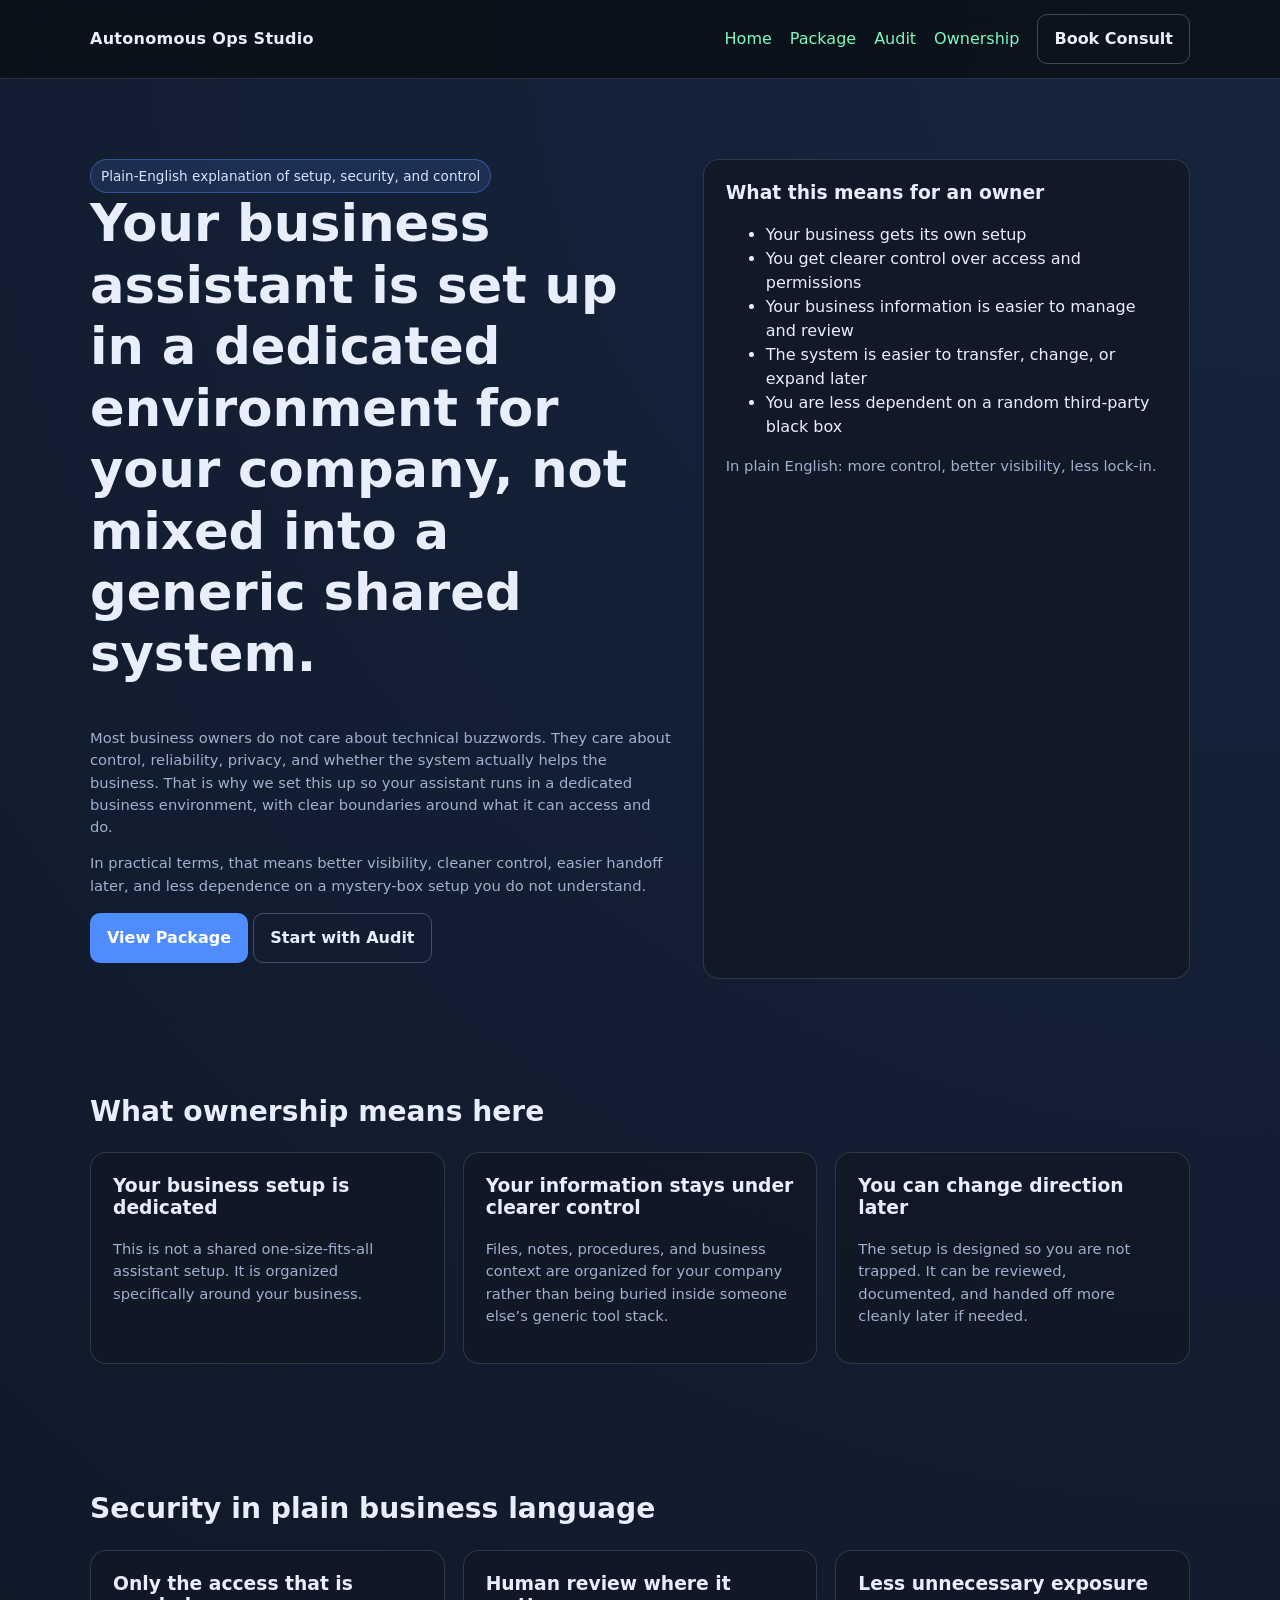
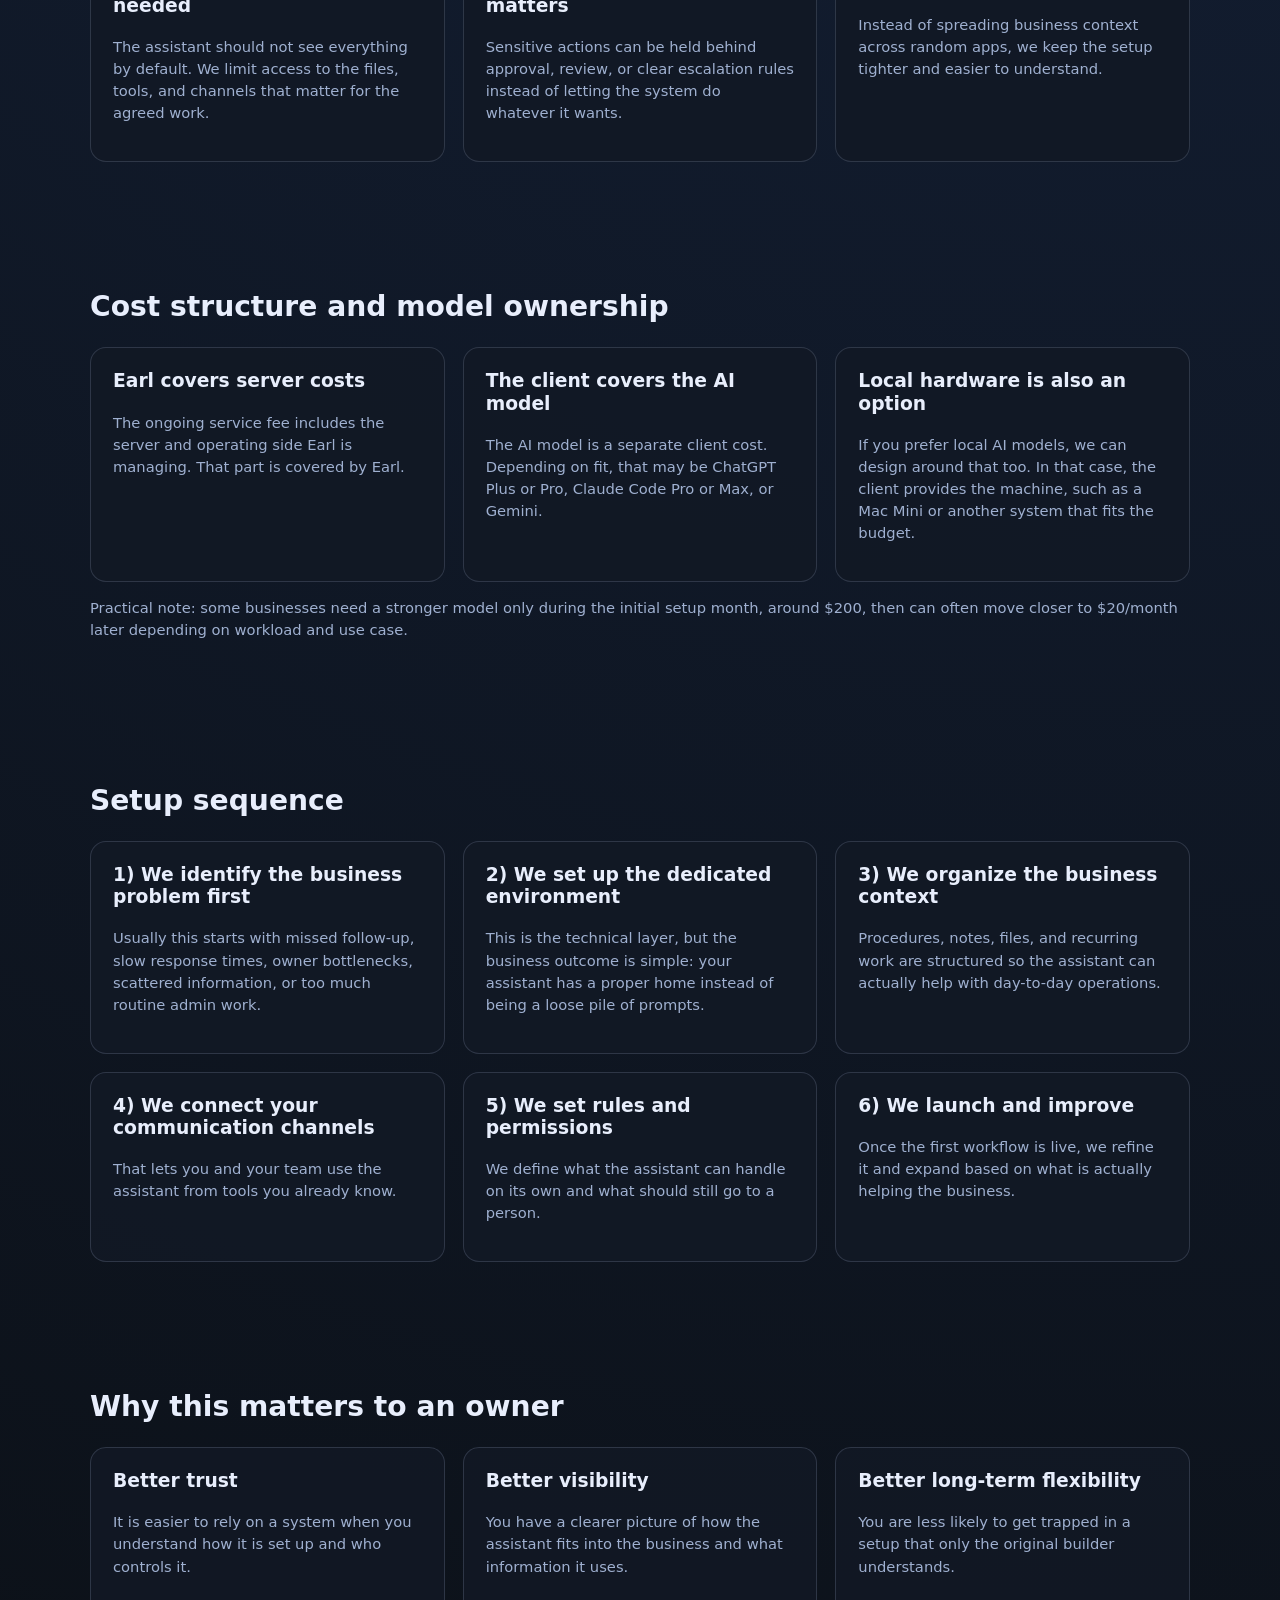
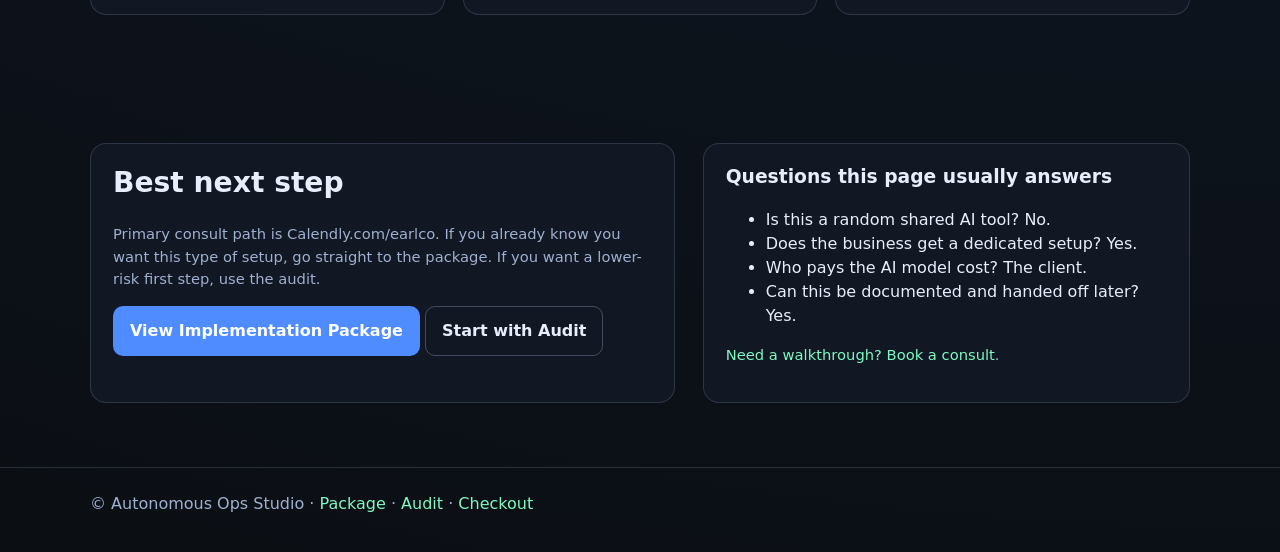
<file: deployment.html>
<!doctype html>
<html lang="en">
<head>
  <meta charset="UTF-8" />
  <meta name="viewport" content="width=device-width, initial-scale=1.0" />
  <title>Deployment, Security & Ownership | Autonomous Ops Studio</title>
  <link rel="stylesheet" href="./css/styles.css" />
</head>
<body>
  <header>
    <div class="container nav">
      <div class="brand">Autonomous Ops Studio</div>
      <div class="nav-links">
        <a href="./index.html">Home</a>
        <a href="./package.html">Package</a>
        <a href="./audit.html">Audit</a>
        <a href="#ownership">Ownership</a>
        <a class="btn secondary" data-calendly-btn="true" href="#scope">Book Consult</a>
      </div>
    </div>
  </header>

  <main>
    <section class="hero" id="overview">
      <div class="container hero-grid">
        <div>
          <span class="badge">Plain-English explanation of setup, security, and control</span>
          <h1>Your business assistant is set up in a dedicated environment for your company, not mixed into a generic shared system.</h1>
          <p class="small">
            Most business owners do not care about technical buzzwords. They care about control, reliability, privacy, and whether the system actually helps the business.
            That is why we set this up so your assistant runs in a dedicated business environment, with clear boundaries around what it can access and do.
          </p>
          <p class="small">
            In practical terms, that means better visibility, cleaner control, easier handoff later, and less dependence on a mystery-box setup you do not understand.
          </p>
          <p>
            <a class="btn primary" href="./package.html">View Package</a>
            <a class="btn secondary" href="./audit.html">Start with Audit</a>
          </p>
        </div>
        <div class="card">
          <h3>What this means for an owner</h3>
          <ul>
            <li>Your business gets its own setup</li>
            <li>You get clearer control over access and permissions</li>
            <li>Your business information is easier to manage and review</li>
            <li>The system is easier to transfer, change, or expand later</li>
            <li>You are less dependent on a random third-party black box</li>
          </ul>
          <p class="small">In plain English: more control, better visibility, less lock-in.</p>
        </div>
      </div>
    </section>

    <section class="section" id="ownership">
      <div class="container">
        <h2>What ownership means here</h2>
        <div class="grid-3">
          <div class="card"><h3>Your business setup is dedicated</h3><p class="small">This is not a shared one-size-fits-all assistant setup. It is organized specifically around your business.</p></div>
          <div class="card"><h3>Your information stays under clearer control</h3><p class="small">Files, notes, procedures, and business context are organized for your company rather than being buried inside someone else’s generic tool stack.</p></div>
          <div class="card"><h3>You can change direction later</h3><p class="small">The setup is designed so you are not trapped. It can be reviewed, documented, and handed off more cleanly later if needed.</p></div>
        </div>
      </div>
    </section>

    <section class="section" id="security">
      <div class="container">
        <h2>Security in plain business language</h2>
        <div class="grid-3">
          <div class="card"><h3>Only the access that is needed</h3><p class="small">The assistant should not see everything by default. We limit access to the files, tools, and channels that matter for the agreed work.</p></div>
          <div class="card"><h3>Human review where it matters</h3><p class="small">Sensitive actions can be held behind approval, review, or clear escalation rules instead of letting the system do whatever it wants.</p></div>
          <div class="card"><h3>Less unnecessary exposure</h3><p class="small">Instead of spreading business context across random apps, we keep the setup tighter and easier to understand.</p></div>
        </div>
      </div>
    </section>

    <section class="section" id="costs">
      <div class="container">
        <h2>Cost structure and model ownership</h2>
        <div class="grid-3">
          <div class="card"><h3>Earl covers server costs</h3><p class="small">The ongoing service fee includes the server and operating side Earl is managing. That part is covered by Earl.</p></div>
          <div class="card"><h3>The client covers the AI model</h3><p class="small">The AI model is a separate client cost. Depending on fit, that may be ChatGPT Plus or Pro, Claude Code Pro or Max, or Gemini.</p></div>
          <div class="card"><h3>Local hardware is also an option</h3><p class="small">If you prefer local AI models, we can design around that too. In that case, the client provides the machine, such as a Mac Mini or another system that fits the budget.</p></div>
        </div>
        <p class="small">Practical note: some businesses need a stronger model only during the initial setup month, around $200, then can often move closer to $20/month later depending on workload and use case.</p>
      </div>
    </section>

    <section class="section" id="process">
      <div class="container">
        <h2>Setup sequence</h2>
        <div class="grid-3">
          <div class="card"><h3>1) We identify the business problem first</h3><p class="small">Usually this starts with missed follow-up, slow response times, owner bottlenecks, scattered information, or too much routine admin work.</p></div>
          <div class="card"><h3>2) We set up the dedicated environment</h3><p class="small">This is the technical layer, but the business outcome is simple: your assistant has a proper home instead of being a loose pile of prompts.</p></div>
          <div class="card"><h3>3) We organize the business context</h3><p class="small">Procedures, notes, files, and recurring work are structured so the assistant can actually help with day-to-day operations.</p></div>
          <div class="card"><h3>4) We connect your communication channels</h3><p class="small">That lets you and your team use the assistant from tools you already know.</p></div>
          <div class="card"><h3>5) We set rules and permissions</h3><p class="small">We define what the assistant can handle on its own and what should still go to a person.</p></div>
          <div class="card"><h3>6) We launch and improve</h3><p class="small">Once the first workflow is live, we refine it and expand based on what is actually helping the business.</p></div>
        </div>
      </div>
    </section>

    <section class="section" id="why-it-matters">
      <div class="container">
        <h2>Why this matters to an owner</h2>
        <div class="grid-3">
          <div class="card"><h3>Better trust</h3><p class="small">It is easier to rely on a system when you understand how it is set up and who controls it.</p></div>
          <div class="card"><h3>Better visibility</h3><p class="small">You have a clearer picture of how the assistant fits into the business and what information it uses.</p></div>
          <div class="card"><h3>Better long-term flexibility</h3><p class="small">You are less likely to get trapped in a setup that only the original builder understands.</p></div>
        </div>
      </div>
    </section>

    <section class="section" id="scope">
      <div class="container hero-grid">
        <div class="card">
          <h2>Best next step</h2>
          <p class="small">Primary consult path is Calendly.com/earlco. If you already know you want this type of setup, go straight to the package. If you want a lower-risk first step, use the audit.</p>
          <p>
            <a class="btn primary" href="./package.html">View Implementation Package</a>
            <a class="btn secondary" href="./audit.html">Start with Audit</a>
          </p>
        </div>
        <div class="card">
          <h3>Questions this page usually answers</h3>
          <ul>
            <li>Is this a random shared AI tool? No.</li>
            <li>Does the business get a dedicated setup? Yes.</li>
            <li>Who pays the AI model cost? The client.</li>
            <li>Can this be documented and handed off later? Yes.</li>
          </ul>
          <p class="small"><a data-calendly-btn="true" href="#">Need a walkthrough? Book a consult</a>.</p>
        </div>
      </div>
    </section>
  </main>

  <footer>
    <div class="container">© Autonomous Ops Studio · <a href="./package.html">Package</a> · <a href="./audit.html">Audit</a> · <a href="./checkout.html">Checkout</a></div>
  </footer>

  <script src="./js/config.js"></script>
  <script src="./js/main.js"></script>
</body>
</html>
</file>
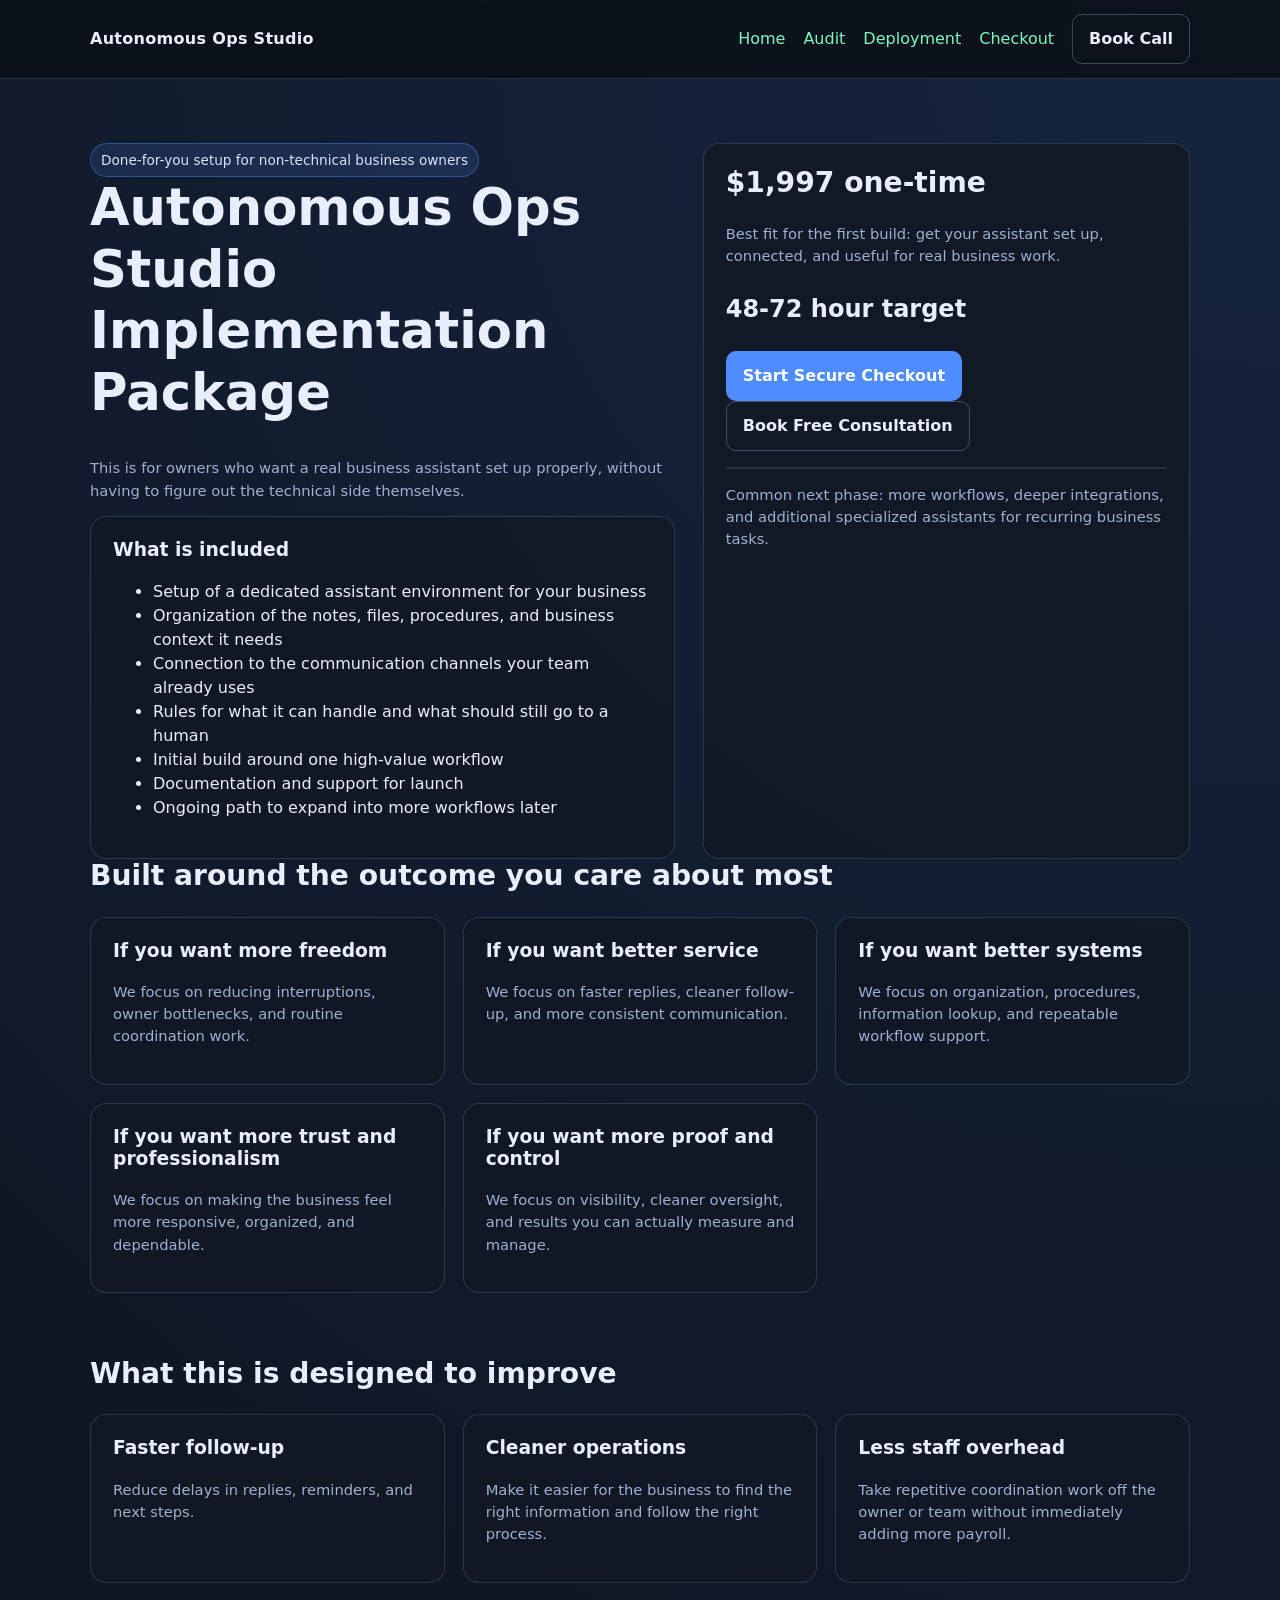
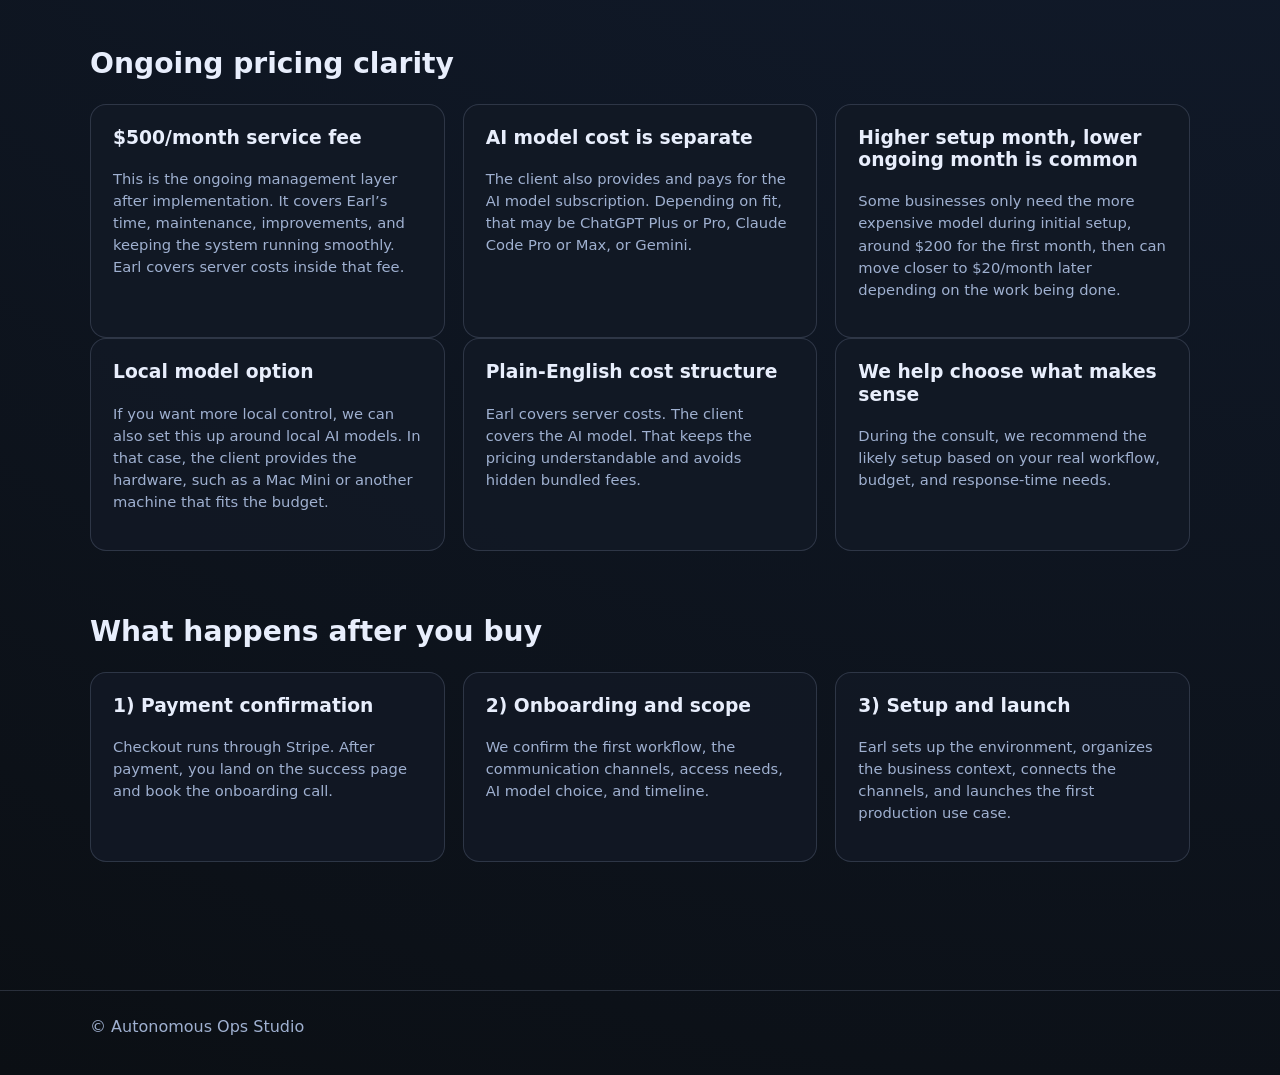
<file: package.html>
<!doctype html>
<html lang="en">
<head>
  <meta charset="UTF-8" />
  <meta name="viewport" content="width=device-width, initial-scale=1.0" />
  <title>Package | Autonomous Ops Studio</title>
  <link rel="stylesheet" href="./css/styles.css" />
</head>
<body>
<header>
  <div class="container nav">
    <div class="brand">Autonomous Ops Studio</div>
    <div class="nav-links">
      <a href="./index.html">Home</a>
      <a href="./audit.html">Audit</a>
      <a href="./deployment.html">Deployment</a>
      <a href="./checkout.html">Checkout</a>
      <a class="btn secondary" data-calendly-btn="true" href="#">Book Call</a>
    </div>
  </div>
</header>

<main class="section">
  <div class="container hero-grid">
    <div>
      <span class="badge">Done-for-you setup for non-technical business owners</span>
      <h1>Autonomous Ops Studio Implementation Package</h1>
      <p class="small">This is for owners who want a real business assistant set up properly, without having to figure out the technical side themselves.</p>

      <div class="card">
        <h3>What is included</h3>
        <ul>
          <li>Setup of a dedicated assistant environment for your business</li>
          <li>Organization of the notes, files, procedures, and business context it needs</li>
          <li>Connection to the communication channels your team already uses</li>
          <li>Rules for what it can handle and what should still go to a human</li>
          <li>Initial build around one high-value workflow</li>
          <li>Documentation and support for launch</li>
          <li>Ongoing path to expand into more workflows later</li>
        </ul>
      </div>
    </div>

    <div class="card">
      <h2>$1,997 one-time</h2>
      <p class="small">Best fit for the first build: get your assistant set up, connected, and useful for real business work.</p>
      <p class="kpi">48-72 hour target</p>
      <p>
        <a class="btn primary" href="./checkout.html">Start Secure Checkout</a>
        <a class="btn secondary" data-calendly-btn="true" href="#">Book Free Consultation</a>
      </p>
      <hr style="border-color: rgba(159,176,208,0.2);" />
      <p class="small">Common next phase: more workflows, deeper integrations, and additional specialized assistants for recurring business tasks.</p>
    </div>
  </div>

  <div class="container section" style="padding-top: 0;">
    <h2>Built around the outcome you care about most</h2>
    <div class="grid-3">
      <div class="card"><h3>If you want more freedom</h3><p class="small">We focus on reducing interruptions, owner bottlenecks, and routine coordination work.</p></div>
      <div class="card"><h3>If you want better service</h3><p class="small">We focus on faster replies, cleaner follow-up, and more consistent communication.</p></div>
      <div class="card"><h3>If you want better systems</h3><p class="small">We focus on organization, procedures, information lookup, and repeatable workflow support.</p></div>
      <div class="card"><h3>If you want more trust and professionalism</h3><p class="small">We focus on making the business feel more responsive, organized, and dependable.</p></div>
      <div class="card"><h3>If you want more proof and control</h3><p class="small">We focus on visibility, cleaner oversight, and results you can actually measure and manage.</p></div>
    </div>
  </div>

  <div class="container section" style="padding-top: 0;">
    <h2>What this is designed to improve</h2>
    <div class="grid-3">
      <div class="card"><h3>Faster follow-up</h3><p class="small">Reduce delays in replies, reminders, and next steps.</p></div>
      <div class="card"><h3>Cleaner operations</h3><p class="small">Make it easier for the business to find the right information and follow the right process.</p></div>
      <div class="card"><h3>Less staff overhead</h3><p class="small">Take repetitive coordination work off the owner or team without immediately adding more payroll.</p></div>
    </div>
  </div>

  <div class="container section" style="padding-top: 0;">
    <h2>Ongoing pricing clarity</h2>
    <div class="grid-3">
      <div class="card"><h3>$500/month service fee</h3><p class="small">This is the ongoing management layer after implementation. It covers Earl’s time, maintenance, improvements, and keeping the system running smoothly. Earl covers server costs inside that fee.</p></div>
      <div class="card"><h3>AI model cost is separate</h3><p class="small">The client also provides and pays for the AI model subscription. Depending on fit, that may be ChatGPT Plus or Pro, Claude Code Pro or Max, or Gemini.</p></div>
      <div class="card"><h3>Higher setup month, lower ongoing month is common</h3><p class="small">Some businesses only need the more expensive model during initial setup, around $200 for the first month, then can move closer to $20/month later depending on the work being done.</p></div>
    </div>
    <div class="grid-3">
      <div class="card"><h3>Local model option</h3><p class="small">If you want more local control, we can also set this up around local AI models. In that case, the client provides the hardware, such as a Mac Mini or another machine that fits the budget.</p></div>
      <div class="card"><h3>Plain-English cost structure</h3><p class="small">Earl covers server costs. The client covers the AI model. That keeps the pricing understandable and avoids hidden bundled fees.</p></div>
      <div class="card"><h3>We help choose what makes sense</h3><p class="small">During the consult, we recommend the likely setup based on your real workflow, budget, and response-time needs.</p></div>
    </div>
  </div>

  <div class="container section" style="padding-top: 0;">
    <h2>What happens after you buy</h2>
    <div class="grid-3">
      <div class="card"><h3>1) Payment confirmation</h3><p class="small">Checkout runs through Stripe. After payment, you land on the success page and book the onboarding call.</p></div>
      <div class="card"><h3>2) Onboarding and scope</h3><p class="small">We confirm the first workflow, the communication channels, access needs, AI model choice, and timeline.</p></div>
      <div class="card"><h3>3) Setup and launch</h3><p class="small">Earl sets up the environment, organizes the business context, connects the channels, and launches the first production use case.</p></div>
    </div>
  </div>
</main>

<footer><div class="container">© Autonomous Ops Studio</div></footer>
<script src="./js/config.js"></script>
<script src="./js/main.js"></script>
</body>
</html>
</file>
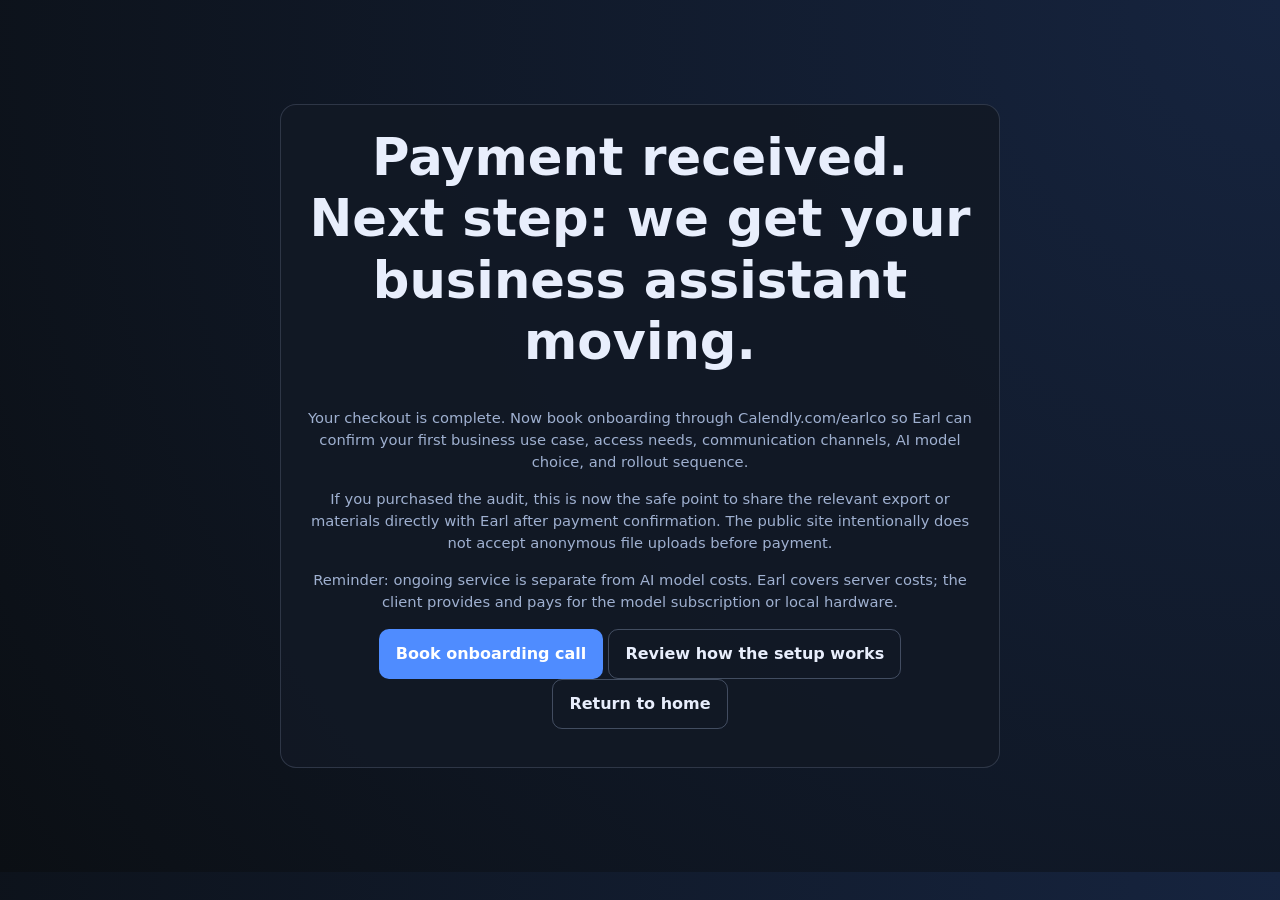
<file: success.html>
<!doctype html>
<html lang="en">
<head>
  <meta charset="UTF-8" />
  <meta name="viewport" content="width=device-width, initial-scale=1.0" />
  <title>Thank You | Autonomous Ops Studio</title>
  <link rel="stylesheet" href="./css/styles.css" />
</head>
<body>
<main class="section">
  <div class="container">
    <div class="card" style="max-width:720px;margin:40px auto; text-align:center;">
      <h1>Payment received. Next step: we get your business assistant moving.</h1>
      <p class="small">Your checkout is complete. Now book onboarding through Calendly.com/earlco so Earl can confirm your first business use case, access needs, communication channels, AI model choice, and rollout sequence.</p>
      <p class="small">If you purchased the audit, this is now the safe point to share the relevant export or materials directly with Earl after payment confirmation. The public site intentionally does not accept anonymous file uploads before payment.</p>
      <p class="small">Reminder: ongoing service is separate from AI model costs. Earl covers server costs; the client provides and pays for the model subscription or local hardware.</p>
      <p>
        <a class="btn primary" data-calendly-btn="true" href="#">Book onboarding call</a>
        <a class="btn secondary" href="./deployment.html">Review how the setup works</a>
        <a class="btn secondary" href="./index.html">Return to home</a>
      </p>
    </div>
  </div>
</main>
<script src="./js/config.js"></script>
<script src="./js/main.js"></script>
</body>
</html>
</file>
<file: css/styles.css>
:root {
  --bg: #0b0f14;
  --panel: #121925;
  --text: #e8eefc;
  --muted: #9fb0d0;
  --accent: #4f8cff;
  --accent-2: #7df9c1;
  --danger: #ff6b6b;
  --max: 1100px;
}

* { box-sizing: border-box; }
body {
  margin: 0;
  font-family: Inter, ui-sans-serif, system-ui, -apple-system, Segoe UI, Roboto, Arial, sans-serif;
  background: radial-gradient(circle at top right, #16243f, var(--bg));
  color: var(--text);
  line-height: 1.5;
}

a { color: var(--accent-2); text-decoration: none; }
a:hover { text-decoration: underline; }

.container { width: min(var(--max), 92vw); margin: 0 auto; }
.section { padding: 64px 0; }

header {
  position: sticky;
  top: 0;
  backdrop-filter: blur(10px);
  background: rgba(11, 15, 20, 0.8);
  border-bottom: 1px solid rgba(159, 176, 208, 0.2);
  z-index: 10;
}
.nav {
  display: flex;
  align-items: center;
  justify-content: space-between;
  padding: 14px 0;
}
.brand { font-weight: 700; letter-spacing: 0.3px; }
.nav-links { display: flex; gap: 18px; align-items: center; }

h1, h2, h3 { line-height: 1.2; margin-top: 0; }
h1 { font-size: clamp(2rem, 4vw, 3.6rem); }
h2 { font-size: clamp(1.5rem, 2.2vw, 2.2rem); }

.hero {
  padding: 80px 0 52px;
}
.hero-grid {
  display: grid;
  grid-template-columns: 1.2fr 1fr;
  gap: 28px;
}
.card {
  background: rgba(18, 25, 37, 0.9);
  border: 1px solid rgba(159, 176, 208, 0.2);
  border-radius: 16px;
  padding: 22px;
}
.badge {
  display: inline-block;
  background: rgba(79, 140, 255, 0.15);
  border: 1px solid rgba(79, 140, 255, 0.4);
  color: #d6e4ff;
  padding: 6px 10px;
  border-radius: 999px;
  font-size: 0.85rem;
}

.btn {
  display: inline-block;
  padding: 12px 16px;
  border-radius: 10px;
  border: 1px solid transparent;
  font-weight: 600;
}
.btn.primary { background: var(--accent); color: white; }
.btn.secondary { border-color: rgba(159,176,208,0.35); color: var(--text); }
.btn.warn { background: var(--danger); color: white; }

.grid-3 {
  display: grid;
  grid-template-columns: repeat(3, 1fr);
  gap: 18px;
}

.input, textarea {
  width: 100%;
  background: #0f1520;
  color: var(--text);
  border: 1px solid rgba(159,176,208,0.35);
  border-radius: 10px;
  padding: 10px 12px;
}
textarea { min-height: 100px; }
label { display: block; margin-bottom: 6px; color: var(--muted); }
.field { margin-bottom: 12px; }

.kpi { font-size: 1.5rem; font-weight: 700; }
.small { color: var(--muted); font-size: 0.92rem; }

footer {
  border-top: 1px solid rgba(159,176,208,0.2);
  padding: 24px 0 36px;
  color: var(--muted);
}

@media (max-width: 900px) {
  .hero-grid, .grid-3 { grid-template-columns: 1fr; }
  .nav-links a:not(.btn) { display:none; }
}
</file>
